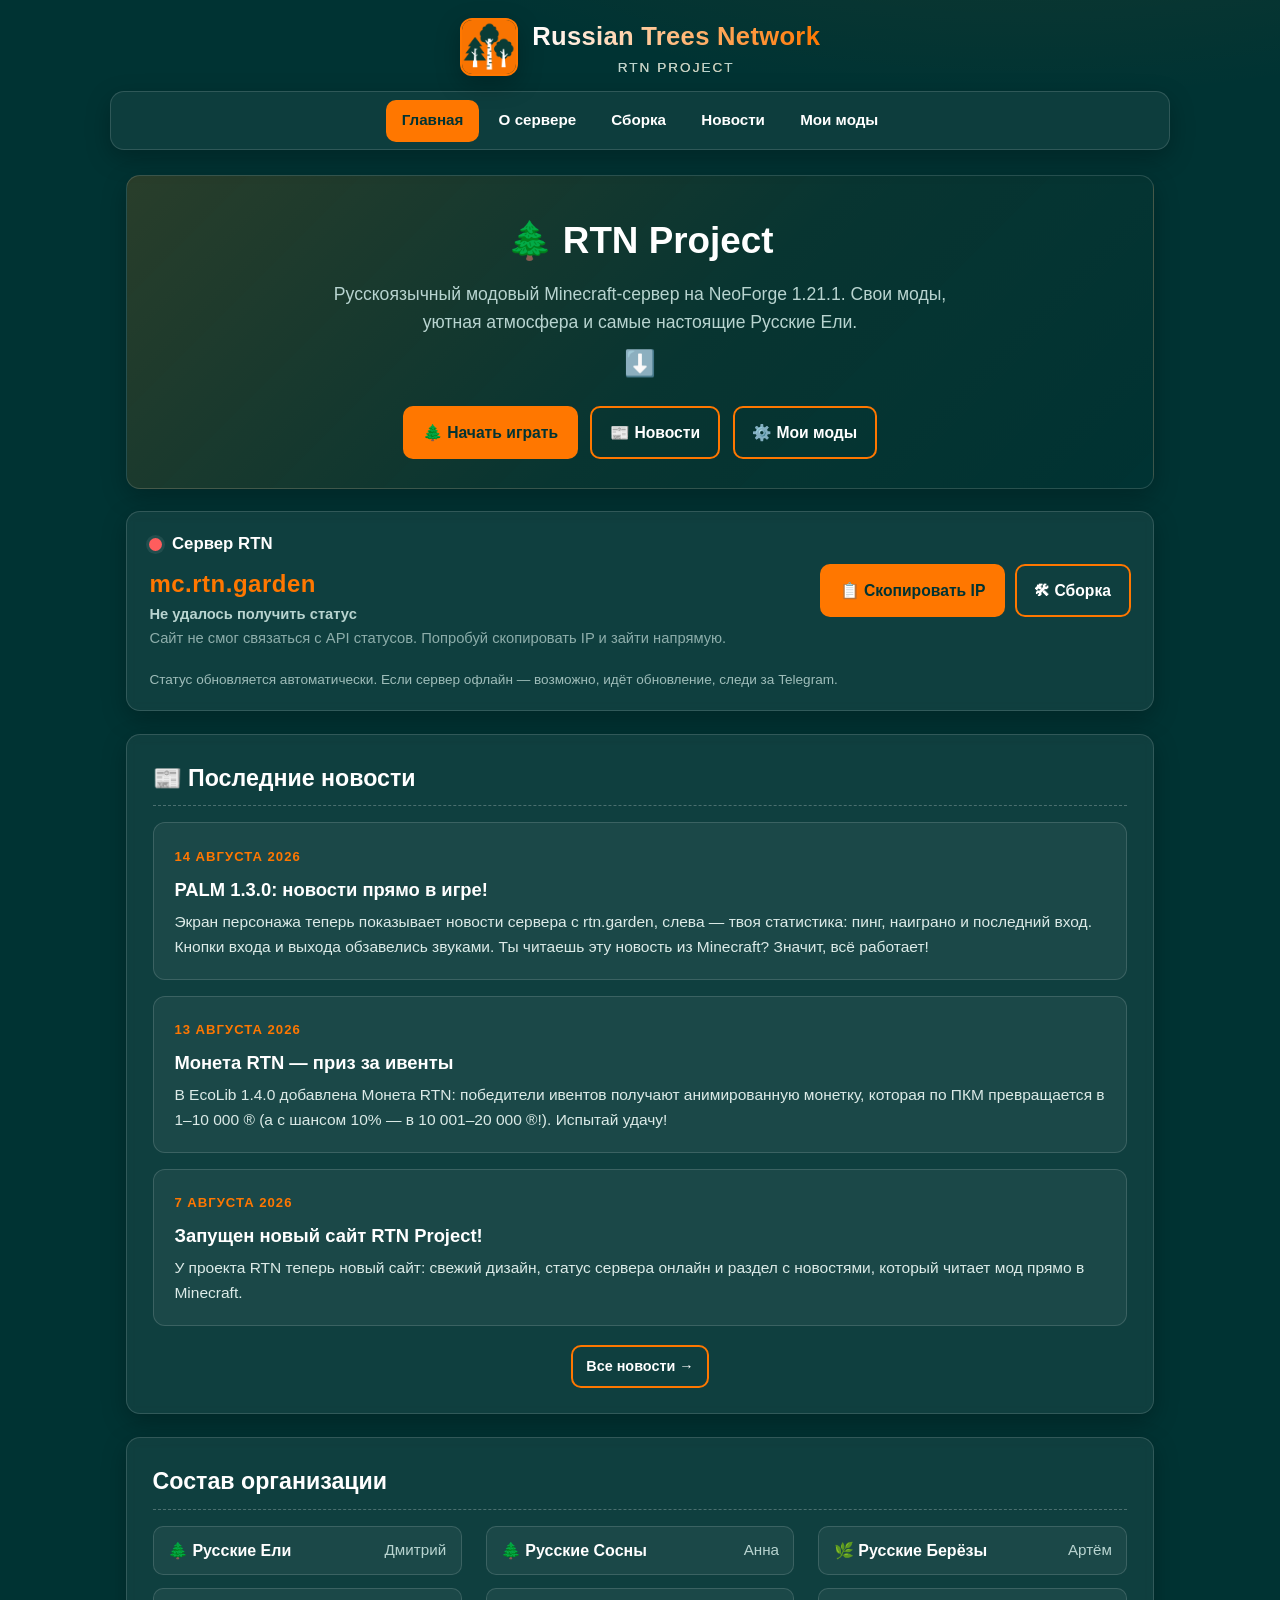
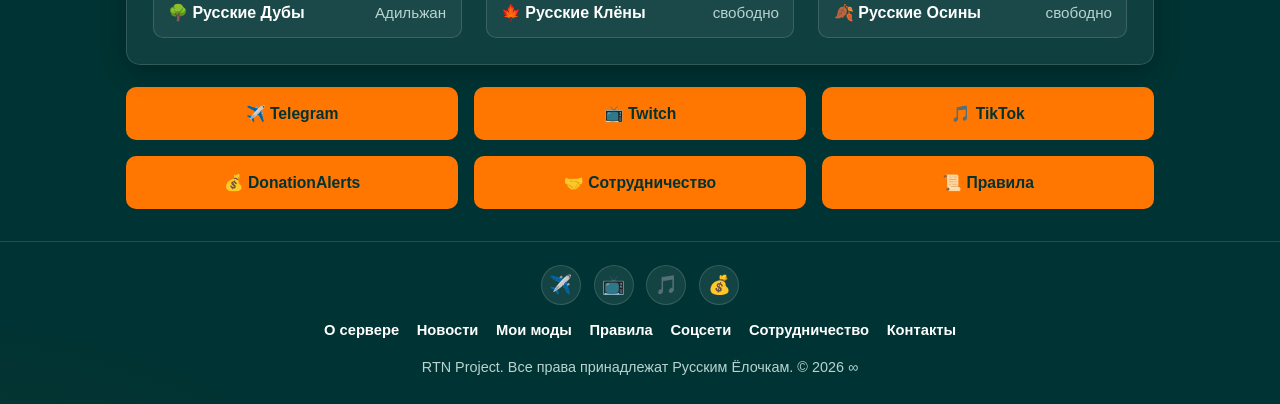
<file: index.html>
<!DOCTYPE html>
<html lang="ru">
<head>
    <meta charset="UTF-8">
    <meta name="viewport" content="width=device-width, initial-scale=1.0">
    <title>RTN Project — модовый Minecraft сервер</title>
    <meta name="description" content="RTN Project — русскоязычный модовый Minecraft сервер на NeoForge 1.21.1. Свои моды, уютное комьюнити и атмосфера леса. IP: mc.rtn.garden">
    <meta property="og:type" content="website">
    <meta property="og:site_name" content="RTN Project">
    <meta property="og:title" content="RTN Project — модовый Minecraft сервер">
    <meta property="og:description" content="Русскоязычный модовый сервер на NeoForge 1.21.1. Свои моды, дружное комьюнити. IP: mc.rtn.garden">
    <meta property="og:url" content="https://rtn.garden/">
    <meta property="og:image" content="https://rtn.garden/img/og-banner.png">
    <meta name="twitter:card" content="summary_large_image">
    <link rel="icon" type="image/svg+xml" href="img/favicon.svg">
    <link rel="stylesheet" href="css/style.css">
</head>
<body>
    <header class="site-header">
        <div class="header-inner">
            <div class="logo-row">
                <img src="img/logo.png" alt="RTN Logo">
                <div class="site-title">Russian Trees Network
                    <span>RTN Project</span>
                </div>
            </div>
        </div>

        <nav class="main-nav" aria-label="Основная навигация">
            <button class="nav-toggle" aria-expanded="false" aria-controls="nav-list" type="button">
                <span class="burger" aria-hidden="true"></span>
                <span class="nav-toggle-label">Меню</span>
            </button>
            <ul id="nav-list">
                <li><a href="index.html">Главная</a></li>
                <li><a href="about.html">О сервере</a></li>
                <li><a href="builds.html">Сборка</a></li>
                <li><a href="news.html">Новости</a></li>
                <li><a href="works.html">Мои моды</a></li>
            </ul>
        </nav>
    </header>

    <main>
        <!-- Hero -->
        <section class="hero">
            <h1>🌲 RTN Project</h1>
            <p class="tagline">
                Русскоязычный модовый Minecraft-сервер на NeoForge 1.21.1.
                Свои моды, уютная атмосфера и самые настоящие Русские Ели.
                <span class="arrow">⬇️</span>
            </p>
            <div class="hero-actions">
                <a href="builds.html" class="btn">🌲 Начать играть</a>
                <a href="news.html" class="btn btn-ghost">📰 Новости</a>
                <a href="works.html" class="btn btn-ghost">⚙️ Мои моды</a>
            </div>
        </section>

        <!-- Статус сервера -->
        <section class="card server-status" data-status data-ip="mc.rtn.garden">
            <div class="status-left">
                <div class="status-line">
                    <span class="dot"></span>
                    <strong>Сервер RTN</strong>
                </div>
                <div class="status-ip">mc.rtn.garden</div>
                <div class="status-meta">Проверяем статус сервера…</div>
            </div>
            <div class="status-actions">
                <button type="button" class="btn" data-copy="mc.rtn.garden">📋 Скопировать IP</button>
                <a href="builds.html" class="btn btn-ghost">🛠 Сборка</a>
            </div>
            <div class="status-note">Статус обновляется автоматически. Если сервер офлайн — возможно, идёт обновление, следи за Telegram.</div>
        </section>

        <!-- Новости -->
        <section class="card">
            <h2>📰 Последние новости</h2>
            <div data-news data-limit="3"></div>
            <div class="news-more">
                <a href="news.html" class="btn btn-ghost btn-sm">Все новости →</a>
            </div>
        </section>

        <!-- Состав организации -->
        <section class="card">
            <h2>Состав организации</h2>
            <ul class="tree-list">
                <li class="tree-item">
                    <span class="tree-name">🌲 Русские Ели</span>
                    <span class="tree-member">Дмитрий</span>
                </li>
                <li class="tree-item">
                    <span class="tree-name">🌲 Русские Сосны</span>
                    <span class="tree-member">Анна</span>
                </li>
                <li class="tree-item">
                    <span class="tree-name">🌿 Русские Берёзы</span>
                    <span class="tree-member">Артём</span>
                </li>
                <li class="tree-item">
                    <span class="tree-name">🌳 Русские Дубы</span>
                    <span class="tree-member">Адильжан</span>
                </li>
                <li class="tree-item">
                    <span class="tree-name">🍁 Русские Клёны</span>
                    <span class="tree-member">свободно</span>
                </li>
                <li class="tree-item">
                    <span class="tree-name">🍂 Русские Осины</span>
                    <span class="tree-member">свободно</span>
                </li>
            </ul>
        </section>

        <!-- CTA -->
        <section class="grid-3">
            <a href="https://t.me/rtnproject" target="_blank" rel="noopener" class="btn">✈️ Telegram</a>
            <a href="https://twitch.tv/russkie_eli" target="_blank" rel="noopener" class="btn">📺 Twitch</a>
            <a href="https://www.tiktok.com/@rtn_streams" target="_blank" rel="noopener" class="btn">🎵 TikTok</a>
            <a href="https://dalink.to/russkie_eli" target="_blank" rel="noopener" class="btn">💰 DonationAlerts</a>
            <a href="cooperation.html" class="btn">🤝 Сотрудничество</a>
            <a href="rules.html" class="btn">📜 Правила</a>
        </section>
    </main>

    <footer class="site-footer">
        <div class="footer-social">
            <a href="https://t.me/rtnproject" target="_blank" rel="noopener" title="Telegram">✈️</a>
            <a href="https://twitch.tv/russkie_eli" target="_blank" rel="noopener" title="Twitch">📺</a>
            <a href="https://www.tiktok.com/@rtn_streams" target="_blank" rel="noopener" title="TikTok">🎵</a>
            <a href="https://dalink.to/russkie_eli" target="_blank" rel="noopener" title="DonationAlerts">💰</a>
        </div>
        <div class="footer-links">
            <a href="about.html">О сервере</a>
            <a href="news.html">Новости</a>
            <a href="works.html">Мои моды</a>
            <a href="rules.html">Правила</a>
            <a href="social.html">Соцсети</a>
            <a href="cooperation.html">Сотрудничество</a>
            <a href="contacts.html">Контакты</a>
        </div>
        <p>RTN Project. Все права принадлежат Русским Ёлочкам. © <span data-year>2026</span> ∞</p>
    </footer>

    <script src="js/main.js"></script>
    <script defer src="https://cloud.umami.is/script.js" data-website-id="0dc1c034-5053-47c0-b5b5-6dc8137024ca"></script>
</body>
</html>
</file>
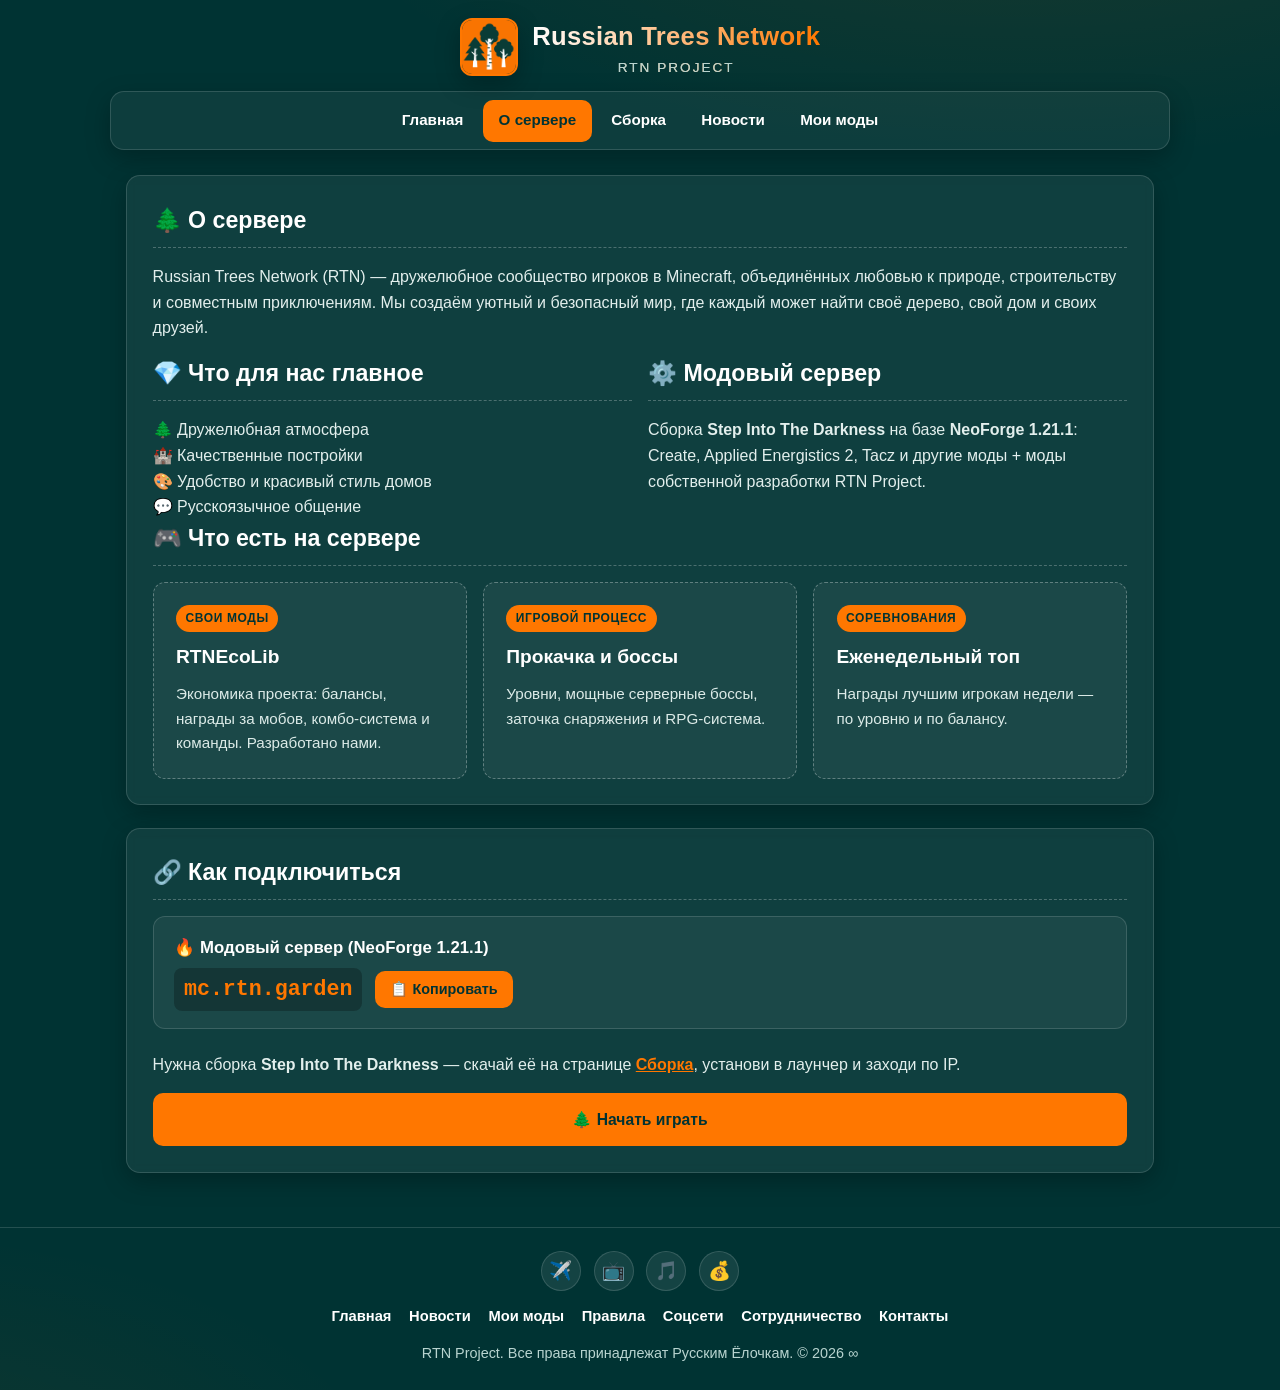
<file: about.html>
<!DOCTYPE html>
<html lang="ru">
<head>
    <meta charset="UTF-8">
    <meta name="viewport" content="width=device-width, initial-scale=1.0">
    <title>О сервере — RTN Project</title>
    <meta name="description" content="RTN Project — модовый Minecraft сервер на NeoForge 1.21.1. Сборка Step Into The Darkness, свои моды, экономика, боссы и прокачка.">
    <meta property="og:type" content="website">
    <meta property="og:site_name" content="RTN Project">
    <meta property="og:title" content="О сервере — RTN Project">
    <meta property="og:description" content="Модовый сервер на NeoForge 1.21.1: свои моды, экономика, боссы, прокачка. IP: mc.rtn.garden">
    <meta property="og:url" content="https://rtn.garden/about.html">
    <meta property="og:image" content="https://rtn.garden/img/og-banner.png">
    <meta name="twitter:card" content="summary_large_image">
    <link rel="icon" type="image/svg+xml" href="img/favicon.svg">
    <link rel="stylesheet" href="css/style.css">
</head>
<body>
    <header class="site-header">
        <div class="header-inner">
            <div class="logo-row">
                <img src="img/logo.png" alt="RTN Logo">
                <div class="site-title">Russian Trees Network
                    <span>RTN Project</span>
                </div>
            </div>
        </div>

        <nav class="main-nav" aria-label="Основная навигация">
            <button class="nav-toggle" aria-expanded="false" aria-controls="nav-list" type="button">
                <span class="burger" aria-hidden="true"></span>
                <span class="nav-toggle-label">Меню</span>
            </button>
            <ul id="nav-list">
                <li><a href="index.html">Главная</a></li>
                <li><a href="about.html">О сервере</a></li>
                <li><a href="builds.html">Сборка</a></li>
                <li><a href="news.html">Новости</a></li>
                <li><a href="works.html">Мои моды</a></li>
            </ul>
        </nav>
    </header>

    <main>
        <section class="card">
            <h1>🌲 О сервере</h1>
            <p>
                Russian Trees Network (RTN) — дружелюбное сообщество игроков в Minecraft,
                объединённых любовью к природе, строительству и совместным приключениям.
                Мы создаём уютный и безопасный мир, где каждый может найти своё дерево,
                свой дом и своих друзей.
            </p>

            <div class="grid-2">
                <div>
                    <h2>💎 Что для нас главное</h2>
                    <p>🌲 Дружелюбная атмосфера<br>
                       🏰 Качественные постройки<br>
                       🎨 Удобство и красивый стиль домов<br>
                       💬 Русскоязычное общение</p>
                </div>
                <div>
                    <h2>⚙️ Модовый сервер</h2>
                    <p>
                        Сборка <strong>Step Into The Darkness</strong> на базе
                        <strong>NeoForge 1.21.1</strong>: Create, Applied Energistics 2,
                        Tacz и другие моды + моды собственной разработки RTN Project.
                    </p>
                </div>
            </div>

            <h2>🎮 Что есть на сервере</h2>
            <div class="grid-3">
                <div class="build-card">
                    <span class="badge">Свои моды</span>
                    <h3>RTNEcoLib</h3>
                    <p>Экономика проекта: балансы, награды за мобов, комбо-система и команды. Разработано нами.</p>
                </div>
                <div class="build-card">
                    <span class="badge">Игровой процесс</span>
                    <h3>Прокачка и боссы</h3>
                    <p>Уровни, мощные серверные боссы, заточка снаряжения и RPG-система.</p>
                </div>
                <div class="build-card">
                    <span class="badge">Соревнования</span>
                    <h3>Еженедельный топ</h3>
                    <p>Награды лучшим игрокам недели — по уровню и по балансу.</p>
                </div>
            </div>
        </section>

        <section class="card">
            <h1>🔗 Как подключиться</h1>
            <div class="ip-list">
                <div class="ip-card">
                    <span class="ip-title">🔥 Модовый сервер (NeoForge 1.21.1)</span>
                    <div class="ip-line">
                        <span class="ip-address">mc.rtn.garden</span>
                        <button type="button" class="btn btn-sm" data-copy="mc.rtn.garden">📋 Копировать</button>
                    </div>
                </div>
            </div>
            <p style="margin-top:0.8rem">
                Нужна сборка <strong>Step Into The Darkness</strong> — скачай её на странице
                <a href="builds.html" style="color:var(--orange);font-weight:700">Сборка</a>,
                установи в лаунчер и заходи по IP.
            </p>
            <a href="builds.html" class="btn btn-block" style="margin-top:1rem">🌲 Начать играть</a>
        </section>
    </main>

    <footer class="site-footer">
        <div class="footer-social">
            <a href="https://t.me/rtnproject" target="_blank" rel="noopener" title="Telegram">✈️</a>
            <a href="https://twitch.tv/russkie_eli" target="_blank" rel="noopener" title="Twitch">📺</a>
            <a href="https://www.tiktok.com/@rtn_streams" target="_blank" rel="noopener" title="TikTok">🎵</a>
            <a href="https://dalink.to/russkie_eli" target="_blank" rel="noopener" title="DonationAlerts">💰</a>
        </div>
        <div class="footer-links">
            <a href="index.html">Главная</a>
            <a href="news.html">Новости</a>
            <a href="works.html">Мои моды</a>
            <a href="rules.html">Правила</a>
            <a href="social.html">Соцсети</a>
            <a href="cooperation.html">Сотрудничество</a>
            <a href="contacts.html">Контакты</a>
        </div>
        <p>RTN Project. Все права принадлежат Русским Ёлочкам. © <span data-year>2026</span> ∞</p>
    </footer>

    <script src="js/main.js"></script>
    <script defer src="https://cloud.umami.is/script.js" data-website-id="0dc1c034-5053-47c0-b5b5-6dc8137024ca"></script>
</body>
</html>
</file>
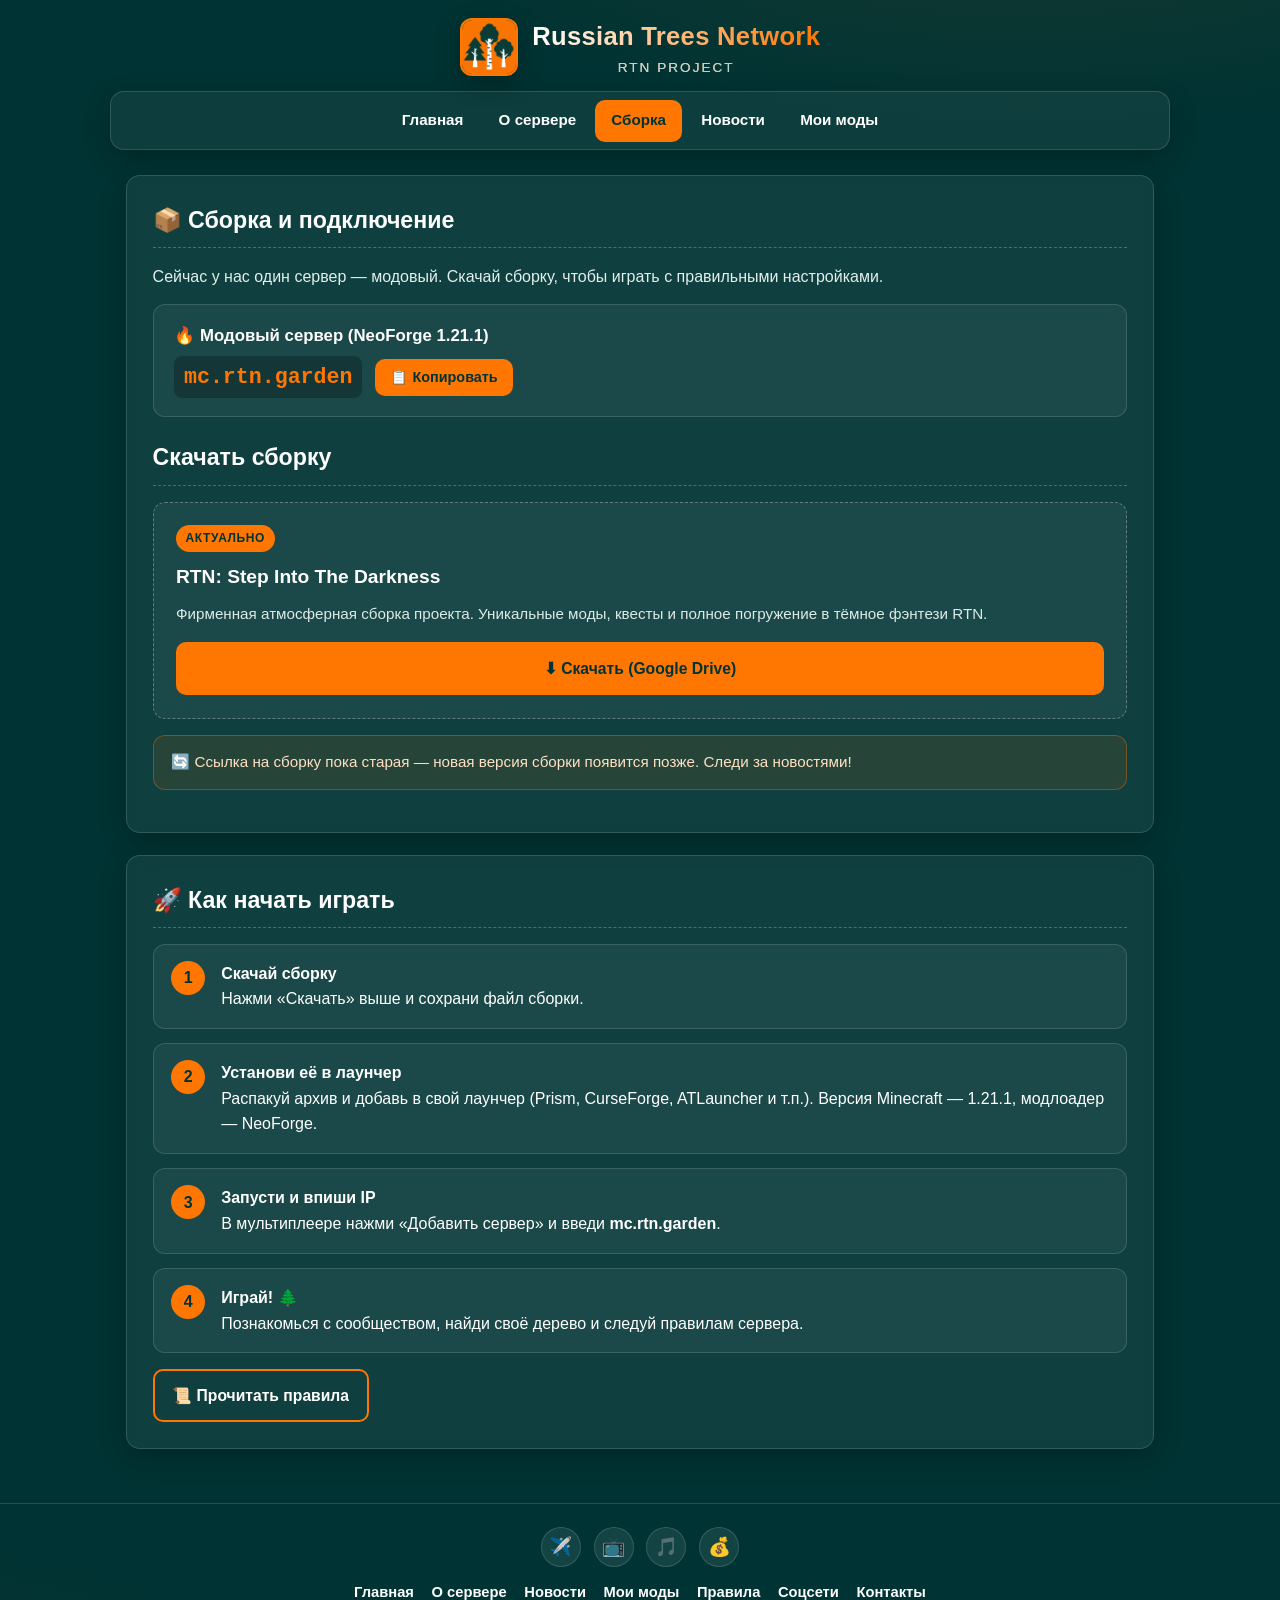
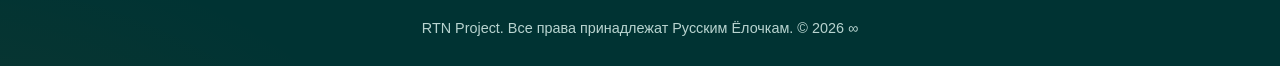
<file: builds.html>
<!DOCTYPE html>
<html lang="ru">
<head>
    <meta charset="UTF-8">
    <meta name="viewport" content="width=device-width, initial-scale=1.0">
    <title>Сборка — RTN Project</title>
    <meta name="description" content="Сборка Step Into The Darkness для сервера RTN Project. Minecraft NeoForge 1.21.1. IP: mc.rtn.garden">
    <meta property="og:type" content="website">
    <meta property="og:site_name" content="RTN Project">
    <meta property="og:title" content="Сборка — RTN Project">
    <meta property="og:description" content="Скачай сборку Step Into The Darkness и заходи на сервер mc.rtn.garden">
    <meta property="og:url" content="https://rtn.garden/builds.html">
    <meta property="og:image" content="https://rtn.garden/img/og-banner.png">
    <meta name="twitter:card" content="summary_large_image">
    <link rel="icon" type="image/svg+xml" href="img/favicon.svg">
    <link rel="stylesheet" href="css/style.css">
</head>
<body>
    <header class="site-header">
        <div class="header-inner">
            <div class="logo-row">
                <img src="img/logo.png" alt="RTN Logo">
                <div class="site-title">Russian Trees Network
                    <span>RTN Project</span>
                </div>
            </div>
        </div>

        <nav class="main-nav" aria-label="Основная навигация">
            <button class="nav-toggle" aria-expanded="false" aria-controls="nav-list" type="button">
                <span class="burger" aria-hidden="true"></span>
                <span class="nav-toggle-label">Меню</span>
            </button>
            <ul id="nav-list">
                <li><a href="index.html">Главная</a></li>
                <li><a href="about.html">О сервере</a></li>
                <li><a href="builds.html">Сборка</a></li>
                <li><a href="news.html">Новости</a></li>
                <li><a href="works.html">Мои моды</a></li>
            </ul>
        </nav>
    </header>

    <main>
        <section class="card">
            <h1>📦 Сборка и подключение</h1>
            <p>Сейчас у нас один сервер — модовый. Скачай сборку, чтобы играть с правильными настройками.</p>

            <div class="ip-list">
                <div class="ip-card">
                    <span class="ip-title">🔥 Модовый сервер (NeoForge 1.21.1)</span>
                    <div class="ip-line">
                        <span class="ip-address">mc.rtn.garden</span>
                        <button type="button" class="btn btn-sm" data-copy="mc.rtn.garden">📋 Копировать</button>
                    </div>
                </div>
            </div>

            <h2>Скачать сборку</h2>
            <div class="builds-grid">
                <div class="build-card">
                    <span class="badge">Актуально</span>
                    <h3>RTN: Step Into The Darkness</h3>
                    <p>Фирменная атмосферная сборка проекта. Уникальные моды, квесты и полное погружение в тёмное фэнтези RTN.</p>
                    <a href="https://drive.google.com/file/d/1tyh4C5McCqFIYuiU5P33FfFiUdBQ4_SG/view?usp=drive_link" target="_blank" rel="noopener" class="btn">⬇ Скачать (Google Drive)</a>
                </div>
            </div>
            <div class="note">🔄 Ссылка на сборку пока старая — новая версия сборки появится позже. Следи за новостями!</div>
        </section>

        <section class="card">
            <h2>🚀 Как начать играть</h2>
            <div class="steps">
                <div class="step">
                    <div>
                        <strong>Скачай сборку</strong><br>
                        Нажми «Скачать» выше и сохрани файл сборки.
                    </div>
                </div>
                <div class="step">
                    <div>
                        <strong>Установи её в лаунчер</strong><br>
                        Распакуй архив и добавь в свой лаунчер (Prism, CurseForge, ATLauncher и т.п.). Версия Minecraft — 1.21.1, модлоадер — NeoForge.
                    </div>
                </div>
                <div class="step">
                    <div>
                        <strong>Запусти и впиши IP</strong><br>
                        В мультиплеере нажми «Добавить сервер» и введи <strong>mc.rtn.garden</strong>.
                    </div>
                </div>
                <div class="step">
                    <div>
                        <strong>Играй! 🌲</strong><br>
                        Познакомься с сообществом, найди своё дерево и следуй правилам сервера.
                    </div>
                </div>
            </div>
            <a href="rules.html" class="btn btn-ghost">📜 Прочитать правила</a>
        </section>
    </main>

    <footer class="site-footer">
        <div class="footer-social">
            <a href="https://t.me/rtnproject" target="_blank" rel="noopener" title="Telegram">✈️</a>
            <a href="https://twitch.tv/russkie_eli" target="_blank" rel="noopener" title="Twitch">📺</a>
            <a href="https://www.tiktok.com/@rtn_streams" target="_blank" rel="noopener" title="TikTok">🎵</a>
            <a href="https://dalink.to/russkie_eli" target="_blank" rel="noopener" title="DonationAlerts">💰</a>
        </div>
        <div class="footer-links">
            <a href="index.html">Главная</a>
            <a href="about.html">О сервере</a>
            <a href="news.html">Новости</a>
            <a href="works.html">Мои моды</a>
            <a href="rules.html">Правила</a>
            <a href="social.html">Соцсети</a>
            <a href="contacts.html">Контакты</a>
        </div>
        <p>RTN Project. Все права принадлежат Русским Ёлочкам. © <span data-year>2026</span> ∞</p>
    </footer>

    <script src="js/main.js"></script>
    <script defer src="https://cloud.umami.is/script.js" data-website-id="0dc1c034-5053-47c0-b5b5-6dc8137024ca"></script>
</body>
</html>
</file>
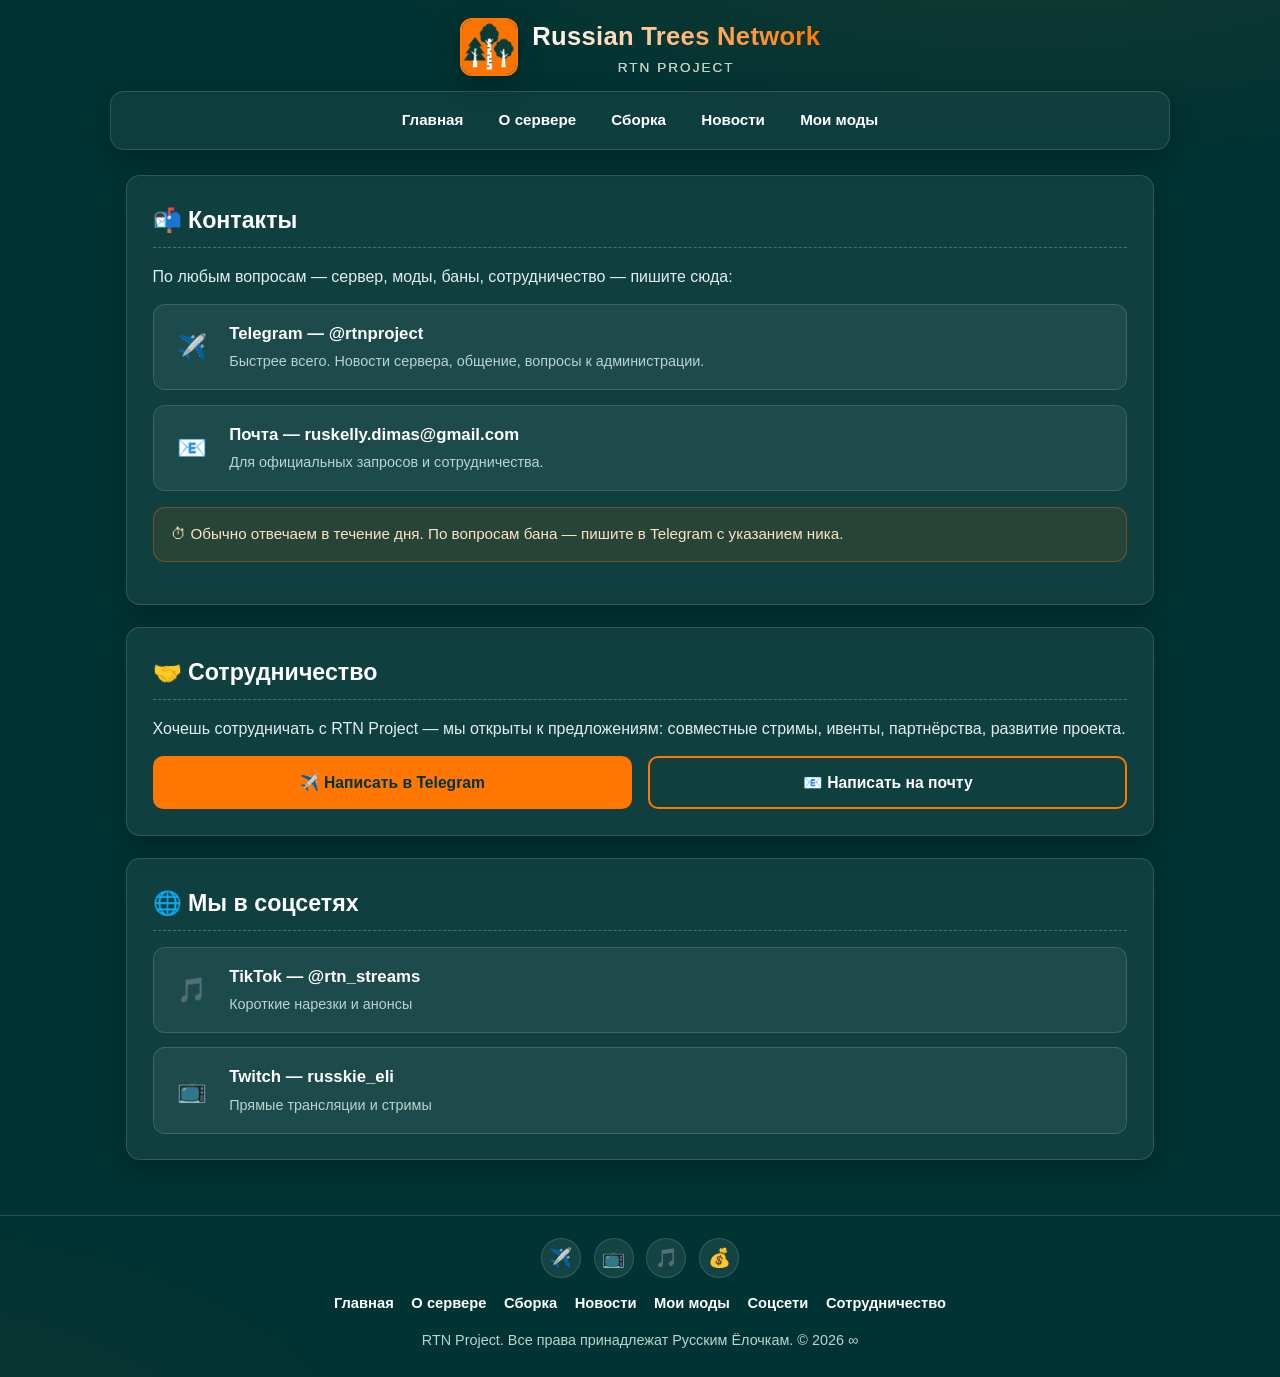
<file: contacts.html>
<!DOCTYPE html>
<html lang="ru">
<head>
    <meta charset="UTF-8">
    <meta name="viewport" content="width=device-width, initial-scale=1.0">
    <title>Контакты — RTN Project</title>
    <meta name="description" content="Контакты RTN Project: Telegram, почта, соцсети. По вопросам сервера, модов и сотрудничества.">
    <meta property="og:type" content="website">
    <meta property="og:site_name" content="RTN Project">
    <meta property="og:title" content="Контакты — RTN Project">
    <meta property="og:url" content="https://rtn.garden/contacts.html">
    <meta property="og:image" content="https://rtn.garden/img/og-banner.png">
    <meta name="twitter:card" content="summary_large_image">
    <link rel="icon" type="image/svg+xml" href="img/favicon.svg">
    <link rel="stylesheet" href="css/style.css">
</head>
<body>
    <header class="site-header">
        <div class="header-inner">
            <div class="logo-row">
                <img src="img/logo.png" alt="RTN Logo">
                <div class="site-title">Russian Trees Network
                    <span>RTN Project</span>
                </div>
            </div>
        </div>

        <nav class="main-nav" aria-label="Основная навигация">
            <button class="nav-toggle" aria-expanded="false" aria-controls="nav-list" type="button">
                <span class="burger" aria-hidden="true"></span>
                <span class="nav-toggle-label">Меню</span>
            </button>
            <ul id="nav-list">
                <li><a href="index.html">Главная</a></li>
                <li><a href="about.html">О сервере</a></li>
                <li><a href="builds.html">Сборка</a></li>
                <li><a href="news.html">Новости</a></li>
                <li><a href="works.html">Мои моды</a></li>
            </ul>
        </nav>
    </header>

    <main>
        <section class="card">
            <h1>📬 Контакты</h1>
            <p>По любым вопросам — сервер, моды, баны, сотрудничество — пишите сюда:</p>

            <div class="link-stack">
                <a href="https://t.me/rtnproject" target="_blank" rel="noopener" class="link-row">
                    <span class="link-icon">✈️</span>
                    <div>
                        <div class="link-title">Telegram — @rtnproject</div>
                        <div class="link-desc">Быстрее всего. Новости сервера, общение, вопросы к администрации.</div>
                    </div>
                </a>
                <a href="mailto:ruskelly.dimas@gmail.com" class="link-row">
                    <span class="link-icon">📧</span>
                    <div>
                        <div class="link-title">Почта — ruskelly.dimas@gmail.com</div>
                        <div class="link-desc">Для официальных запросов и сотрудничества.</div>
                    </div>
                </a>
            </div>

            <div class="note">⏱ Обычно отвечаем в течение дня. По вопросам бана — пишите в Telegram с указанием ника.</div>
        </section>

        <section class="card">
            <h2>🤝 Сотрудничество</h2>
            <p>Хочешь сотрудничать с RTN Project — мы открыты к предложениям:
                совместные стримы, ивенты, партнёрства, развитие проекта.</p>
            <div class="grid-2">
                <a href="https://t.me/rtnproject" target="_blank" rel="noopener" class="btn">✈️ Написать в Telegram</a>
                <a href="mailto:ruskelly.dimas@gmail.com" class="btn btn-ghost">📧 Написать на почту</a>
            </div>
        </section>

        <section class="card">
            <h2>🌐 Мы в соцсетях</h2>
            <div class="link-stack">
                <a href="https://www.tiktok.com/@rtn_streams" target="_blank" rel="noopener" class="link-row">
                    <span class="link-icon">🎵</span>
                    <div>
                        <div class="link-title">TikTok — @rtn_streams</div>
                        <div class="link-desc">Короткие нарезки и анонсы</div>
                    </div>
                </a>
                <a href="https://twitch.tv/russkie_eli" target="_blank" rel="noopener" class="link-row">
                    <span class="link-icon">📺</span>
                    <div>
                        <div class="link-title">Twitch — russkie_eli</div>
                        <div class="link-desc">Прямые трансляции и стримы</div>
                    </div>
                </a>
            </div>
        </section>
    </main>

    <footer class="site-footer">
        <div class="footer-social">
            <a href="https://t.me/rtnproject" target="_blank" rel="noopener" title="Telegram">✈️</a>
            <a href="https://twitch.tv/russkie_eli" target="_blank" rel="noopener" title="Twitch">📺</a>
            <a href="https://www.tiktok.com/@rtn_streams" target="_blank" rel="noopener" title="TikTok">🎵</a>
            <a href="https://dalink.to/russkie_eli" target="_blank" rel="noopener" title="DonationAlerts">💰</a>
        </div>
        <div class="footer-links">
            <a href="index.html">Главная</a>
            <a href="about.html">О сервере</a>
            <a href="builds.html">Сборка</a>
            <a href="news.html">Новости</a>
            <a href="works.html">Мои моды</a>
            <a href="social.html">Соцсети</a>
            <a href="cooperation.html">Сотрудничество</a>
        </div>
        <p>RTN Project. Все права принадлежат Русским Ёлочкам. © <span data-year>2026</span> ∞</p>
    </footer>

    <script src="js/main.js"></script>
    <script defer src="https://cloud.umami.is/script.js" data-website-id="0dc1c034-5053-47c0-b5b5-6dc8137024ca"></script>
</body>
</html>
</file>
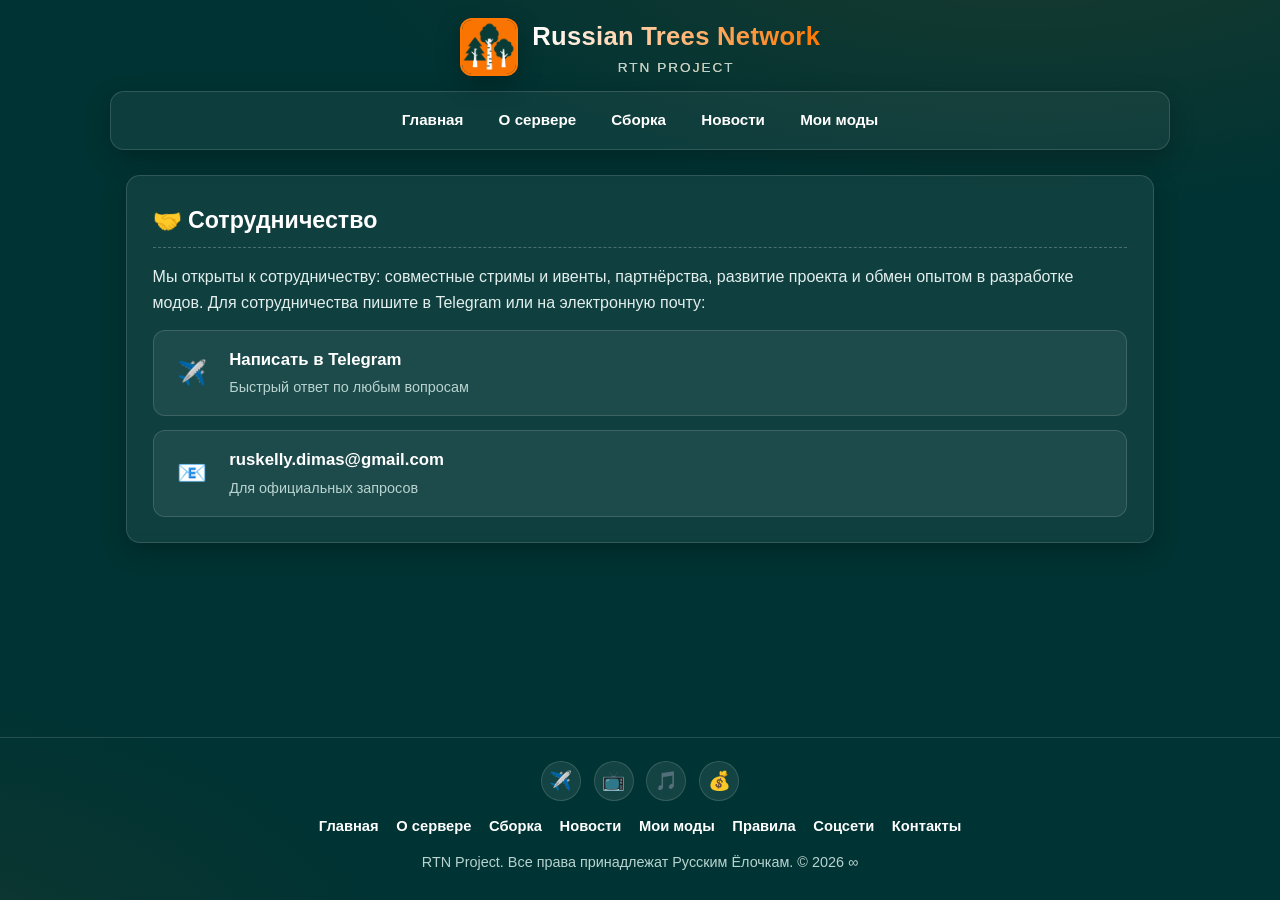
<file: cooperation.html>
<!DOCTYPE html>
<html lang="ru">
<head>
    <meta charset="UTF-8">
    <meta name="viewport" content="width=device-width, initial-scale=1.0">
    <title>Сотрудничество — RTN Project</title>
    <meta name="description" content="Сотрудничество с RTN Project: стримы, ивенты, партнёрства. Напишите нам в Telegram или на почту.">
    <meta property="og:type" content="website">
    <meta property="og:site_name" content="RTN Project">
    <meta property="og:title" content="Сотрудничество — RTN Project">
    <meta property="og:url" content="https://rtn.garden/cooperation.html">
    <meta property="og:image" content="https://rtn.garden/img/og-banner.png">
    <meta name="twitter:card" content="summary_large_image">
    <link rel="icon" type="image/svg+xml" href="img/favicon.svg">
    <link rel="stylesheet" href="css/style.css">
</head>
<body>
    <header class="site-header">
        <div class="header-inner">
            <div class="logo-row">
                <img src="img/logo.png" alt="RTN Logo">
                <div class="site-title">Russian Trees Network
                    <span>RTN Project</span>
                </div>
            </div>
        </div>

        <nav class="main-nav" aria-label="Основная навигация">
            <button class="nav-toggle" aria-expanded="false" aria-controls="nav-list" type="button">
                <span class="burger" aria-hidden="true"></span>
                <span class="nav-toggle-label">Меню</span>
            </button>
            <ul id="nav-list">
                <li><a href="index.html">Главная</a></li>
                <li><a href="about.html">О сервере</a></li>
                <li><a href="builds.html">Сборка</a></li>
                <li><a href="news.html">Новости</a></li>
                <li><a href="works.html">Мои моды</a></li>
            </ul>
        </nav>
    </header>

    <main>
        <section class="card">
            <h1>🤝 Сотрудничество</h1>
            <p>
                Мы открыты к сотрудничеству: совместные стримы и ивенты, партнёрства,
                развитие проекта и обмен опытом в разработке модов.
                Для сотрудничества пишите в Telegram или на электронную почту:
            </p>

            <div class="link-stack">
                <a href="https://t.me/rtnproject" target="_blank" rel="noopener" class="link-row">
                    <span class="link-icon">✈️</span>
                    <div>
                        <div class="link-title">Написать в Telegram</div>
                        <div class="link-desc">Быстрый ответ по любым вопросам</div>
                    </div>
                </a>
                <a href="mailto:ruskelly.dimas@gmail.com" class="link-row">
                    <span class="link-icon">📧</span>
                    <div>
                        <div class="link-title">ruskelly.dimas@gmail.com</div>
                        <div class="link-desc">Для официальных запросов</div>
                    </div>
                </a>
            </div>
        </section>
    </main>

    <footer class="site-footer">
        <div class="footer-social">
            <a href="https://t.me/rtnproject" target="_blank" rel="noopener" title="Telegram">✈️</a>
            <a href="https://twitch.tv/russkie_eli" target="_blank" rel="noopener" title="Twitch">📺</a>
            <a href="https://www.tiktok.com/@rtn_streams" target="_blank" rel="noopener" title="TikTok">🎵</a>
            <a href="https://dalink.to/russkie_eli" target="_blank" rel="noopener" title="DonationAlerts">💰</a>
        </div>
        <div class="footer-links">
            <a href="index.html">Главная</a>
            <a href="about.html">О сервере</a>
            <a href="builds.html">Сборка</a>
            <a href="news.html">Новости</a>
            <a href="works.html">Мои моды</a>
            <a href="rules.html">Правила</a>
            <a href="social.html">Соцсети</a>
            <a href="contacts.html">Контакты</a>
        </div>
        <p>RTN Project. Все права принадлежат Русским Ёлочкам. © <span data-year>2026</span> ∞</p>
    </footer>

    <script src="js/main.js"></script>
    <script defer src="https://cloud.umami.is/script.js" data-website-id="0dc1c034-5053-47c0-b5b5-6dc8137024ca"></script>
</body>
</html>
</file>
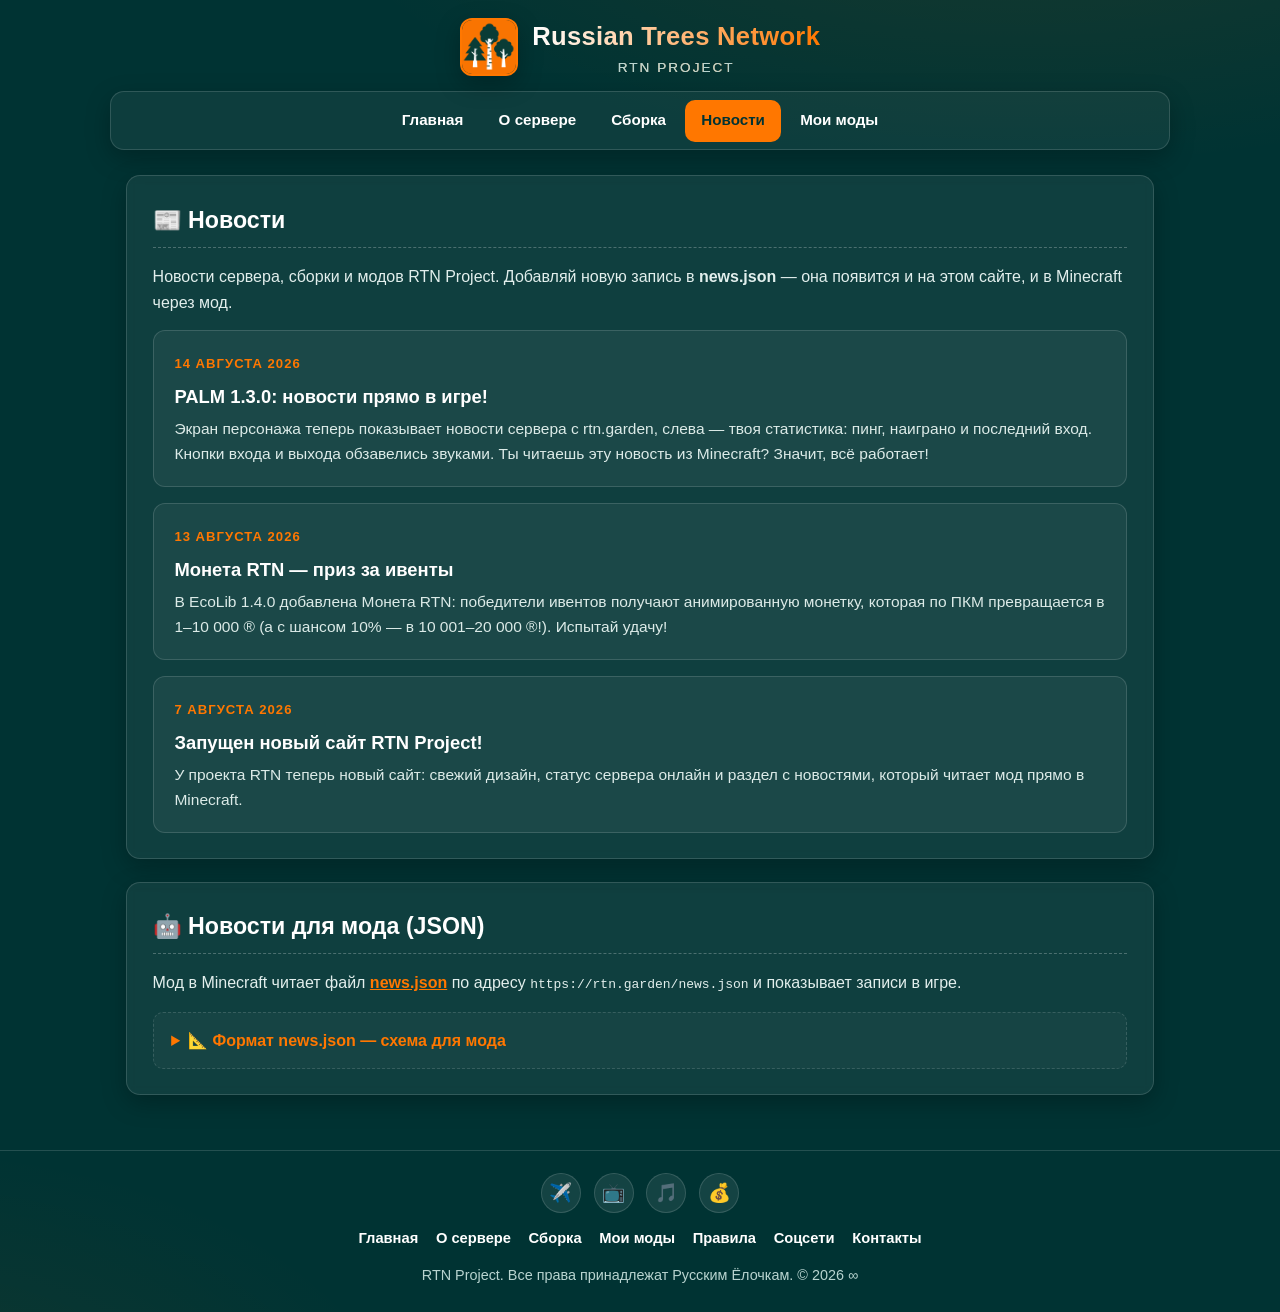
<file: news.html>
<!DOCTYPE html>
<html lang="ru">
<head>
    <meta charset="UTF-8">
    <meta name="viewport" content="width=device-width, initial-scale=1.0">
    <title>Новости — RTN Project</title>
    <meta name="description" content="Новости RTN Project: обновления сервера, модов и сборки. Лента новостей доступна и в игре — мод читает news.json.">
    <meta property="og:type" content="website">
    <meta property="og:site_name" content="RTN Project">
    <meta property="og:title" content="Новости — RTN Project">
    <meta property="og:description" content="Новости сервера, модов и сборки RTN. В игре новости показываются через мод (news.json).">
    <meta property="og:url" content="https://rtn.garden/news.html">
    <meta property="og:image" content="https://rtn.garden/img/og-banner.png">
    <meta name="twitter:card" content="summary_large_image">
    <link rel="icon" type="image/svg+xml" href="img/favicon.svg">
    <link rel="stylesheet" href="css/style.css">
</head>
<body>
    <header class="site-header">
        <div class="header-inner">
            <div class="logo-row">
                <img src="img/logo.png" alt="RTN Logo">
                <div class="site-title">Russian Trees Network
                    <span>RTN Project</span>
                </div>
            </div>
        </div>

        <nav class="main-nav" aria-label="Основная навигация">
            <button class="nav-toggle" aria-expanded="false" aria-controls="nav-list" type="button">
                <span class="burger" aria-hidden="true"></span>
                <span class="nav-toggle-label">Меню</span>
            </button>
            <ul id="nav-list">
                <li><a href="index.html">Главная</a></li>
                <li><a href="about.html">О сервере</a></li>
                <li><a href="builds.html">Сборка</a></li>
                <li><a href="news.html">Новости</a></li>
                <li><a href="works.html">Мои моды</a></li>
            </ul>
        </nav>
    </header>

    <main>
        <section class="card">
            <h1>📰 Новости</h1>
            <p>Новости сервера, сборки и модов RTN Project. Добавляй новую запись в
                <strong>news.json</strong> — она появится и на этом сайте, и в Minecraft через мод.</p>
            <div data-news></div>
        </section>

        <section class="card">
            <h2>🤖 Новости для мода (JSON)</h2>
            <p>Мод в Minecraft читает файл <a href="news.json" style="color:var(--orange);font-weight:700">news.json</a>
                по адресу <code>https://rtn.garden/news.json</code> и показывает записи в игре.</p>

            <details class="schema">
                <summary>📐 Формат news.json — схема для мода</summary>
                <pre class="code">{
  "site": "rtn.garden",        // название проекта
  "updated": "2026-08-07",     // дата последнего обновления (ГГГГ-ММ-ДД)
  "items": [                   // массив новостей, свежие — в начале
    {
      "id": "2026-08-07-welcome",       // уникальный id записи
      "title": "Запущен новый сайт!",   // заголовок
      "date": "2026-08-07",             // дата (ГГГГ-ММ-ДД)
      "category": "news",               // категория: news | update | event
      "content": "Текст новости…",      // текст записи
      "link": "https://rtn.garden/news.html#2026-08-07-welcome"
    }
  ]
}</pre>
                <p style="font-size:0.9rem;opacity:.85">
                    Поля <code>id</code> и <code>category</code> — опциональные. Мод может показывать
                    <code>title</code>, <code>date</code> и <code>content</code>. Если мод ожидает другую
                    структуру — скажи, подстроим формат под него.
                </p>
            </details>
        </section>
    </main>

    <footer class="site-footer">
        <div class="footer-social">
            <a href="https://t.me/rtnproject" target="_blank" rel="noopener" title="Telegram">✈️</a>
            <a href="https://twitch.tv/russkie_eli" target="_blank" rel="noopener" title="Twitch">📺</a>
            <a href="https://www.tiktok.com/@rtn_streams" target="_blank" rel="noopener" title="TikTok">🎵</a>
            <a href="https://dalink.to/russkie_eli" target="_blank" rel="noopener" title="DonationAlerts">💰</a>
        </div>
        <div class="footer-links">
            <a href="index.html">Главная</a>
            <a href="about.html">О сервере</a>
            <a href="builds.html">Сборка</a>
            <a href="works.html">Мои моды</a>
            <a href="rules.html">Правила</a>
            <a href="social.html">Соцсети</a>
            <a href="contacts.html">Контакты</a>
        </div>
        <p>RTN Project. Все права принадлежат Русским Ёлочкам. © <span data-year>2026</span> ∞</p>
    </footer>

    <script src="js/main.js"></script>
    <script defer src="https://cloud.umami.is/script.js" data-website-id="0dc1c034-5053-47c0-b5b5-6dc8137024ca"></script>
</body>
</html>
</file>
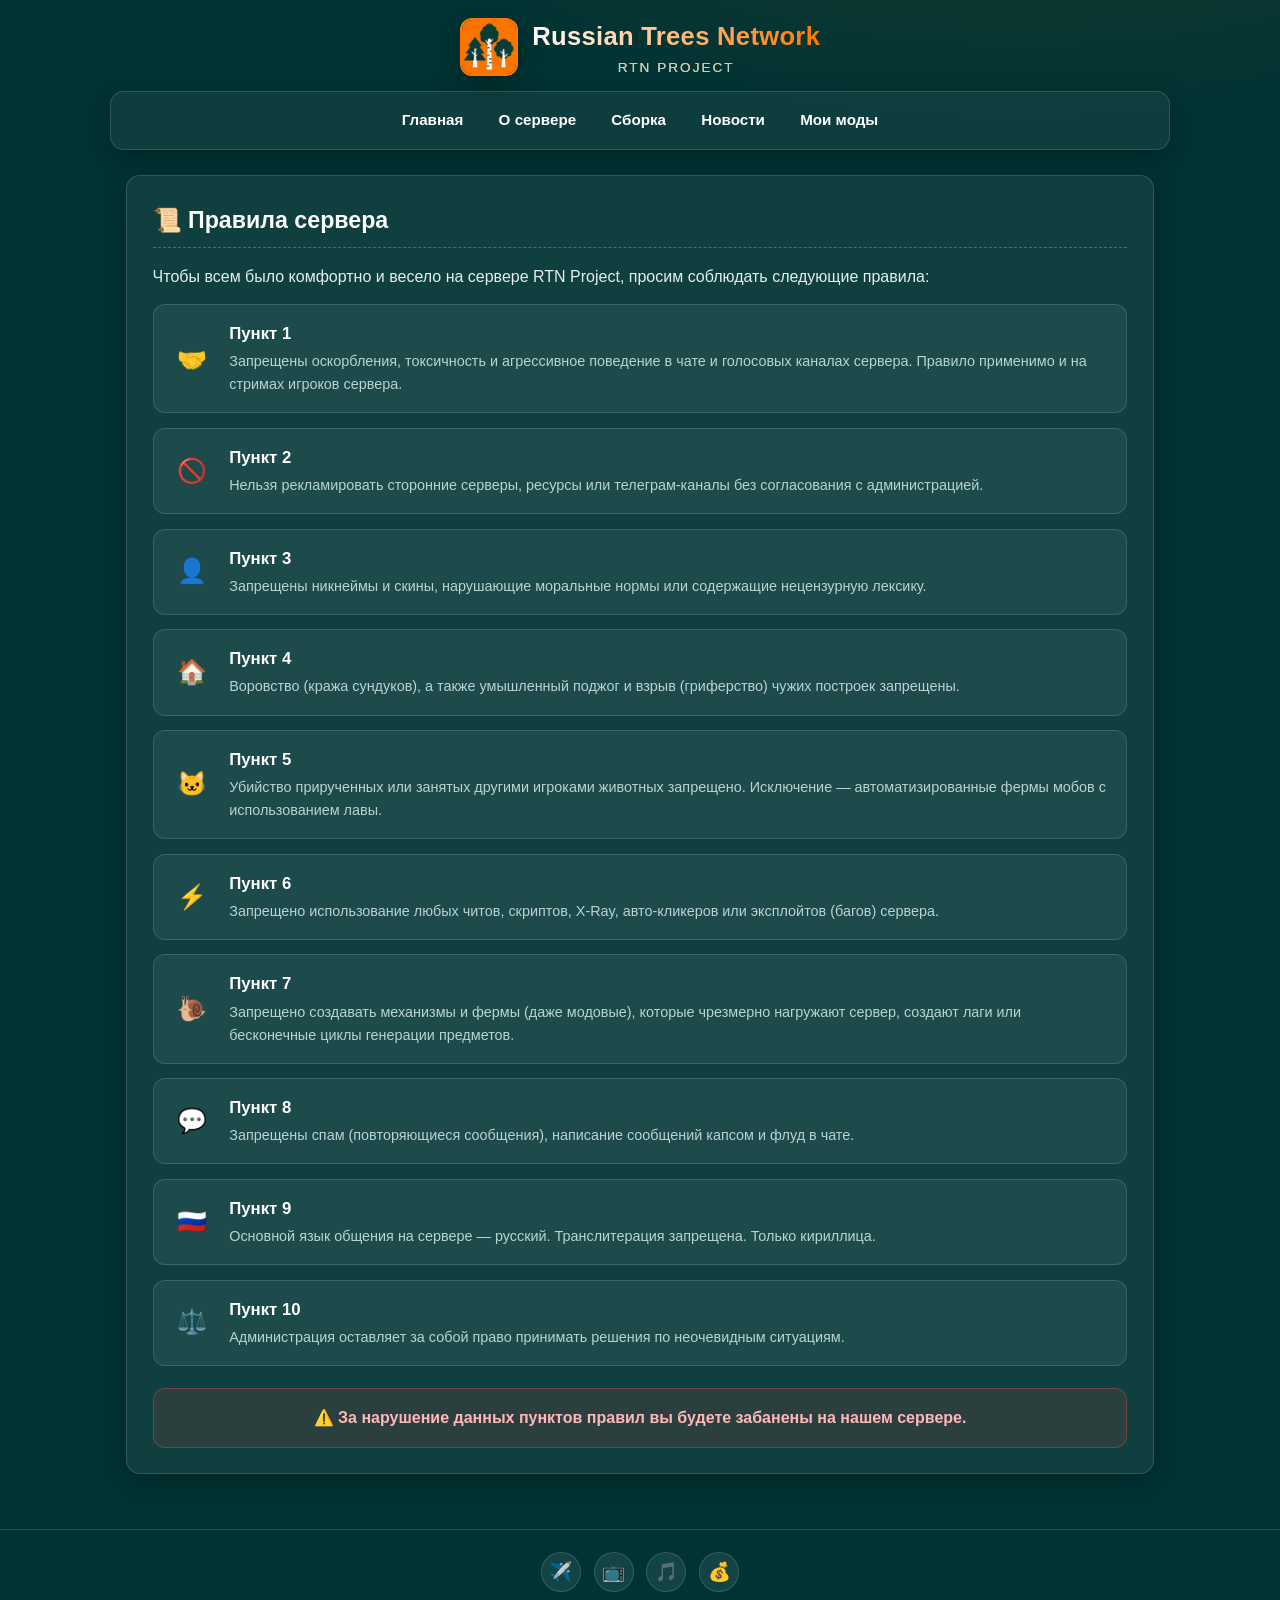
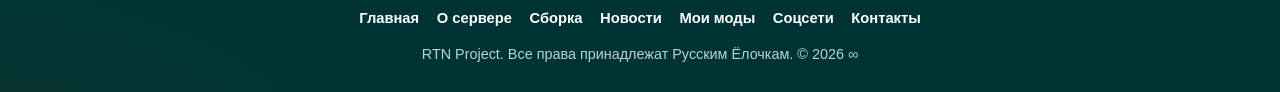
<file: rules.html>
<!DOCTYPE html>
<html lang="ru">
<head>
    <meta charset="UTF-8">
    <meta name="viewport" content="width=device-width, initial-scale=1.0">
    <title>Правила — RTN Project</title>
    <meta name="description" content="Правила сервера RTN Project: общение, гриферство, читы и другое. За нарушение — бан.">
    <meta property="og:type" content="website">
    <meta property="og:site_name" content="RTN Project">
    <meta property="og:title" content="Правила — RTN Project">
    <meta property="og:url" content="https://rtn.garden/rules.html">
    <meta property="og:image" content="https://rtn.garden/img/og-banner.png">
    <meta name="twitter:card" content="summary_large_image">
    <link rel="icon" type="image/svg+xml" href="img/favicon.svg">
    <link rel="stylesheet" href="css/style.css">
</head>
<body>
    <header class="site-header">
        <div class="header-inner">
            <div class="logo-row">
                <img src="img/logo.png" alt="RTN Logo">
                <div class="site-title">Russian Trees Network
                    <span>RTN Project</span>
                </div>
            </div>
        </div>

        <nav class="main-nav" aria-label="Основная навигация">
            <button class="nav-toggle" aria-expanded="false" aria-controls="nav-list" type="button">
                <span class="burger" aria-hidden="true"></span>
                <span class="nav-toggle-label">Меню</span>
            </button>
            <ul id="nav-list">
                <li><a href="index.html">Главная</a></li>
                <li><a href="about.html">О сервере</a></li>
                <li><a href="builds.html">Сборка</a></li>
                <li><a href="news.html">Новости</a></li>
                <li><a href="works.html">Мои моды</a></li>
            </ul>
        </nav>
    </header>

    <main>
        <section class="card">
            <h1>📜 Правила сервера</h1>
            <p>Чтобы всем было комфортно и весело на сервере RTN Project, просим соблюдать следующие правила:</p>

            <div class="link-stack">
                <div class="link-row" style="cursor:default">
                    <span class="link-icon">🤝</span>
                    <div><div class="link-title">Пункт 1</div>
                    <div class="link-desc">Запрещены оскорбления, токсичность и агрессивное поведение в чате и голосовых каналах сервера. Правило применимо и на стримах игроков сервера.</div></div>
                </div>
                <div class="link-row" style="cursor:default">
                    <span class="link-icon">🚫</span>
                    <div><div class="link-title">Пункт 2</div>
                    <div class="link-desc">Нельзя рекламировать сторонние серверы, ресурсы или телеграм-каналы без согласования с администрацией.</div></div>
                </div>
                <div class="link-row" style="cursor:default">
                    <span class="link-icon">👤</span>
                    <div><div class="link-title">Пункт 3</div>
                    <div class="link-desc">Запрещены никнеймы и скины, нарушающие моральные нормы или содержащие нецензурную лексику.</div></div>
                </div>
                <div class="link-row" style="cursor:default">
                    <span class="link-icon">🏠</span>
                    <div><div class="link-title">Пункт 4</div>
                    <div class="link-desc">Воровство (кража сундуков), а также умышленный поджог и взрыв (гриферство) чужих построек запрещены.</div></div>
                </div>
                <div class="link-row" style="cursor:default">
                    <span class="link-icon">🐱</span>
                    <div><div class="link-title">Пункт 5</div>
                    <div class="link-desc">Убийство прирученных или занятых другими игроками животных запрещено. Исключение — автоматизированные фермы мобов с использованием лавы.</div></div>
                </div>
                <div class="link-row" style="cursor:default">
                    <span class="link-icon">⚡</span>
                    <div><div class="link-title">Пункт 6</div>
                    <div class="link-desc">Запрещено использование любых читов, скриптов, X-Ray, авто-кликеров или эксплойтов (багов) сервера.</div></div>
                </div>
                <div class="link-row" style="cursor:default">
                    <span class="link-icon">🐌</span>
                    <div><div class="link-title">Пункт 7</div>
                    <div class="link-desc">Запрещено создавать механизмы и фермы (даже модовые), которые чрезмерно нагружают сервер, создают лаги или бесконечные циклы генерации предметов.</div></div>
                </div>
                <div class="link-row" style="cursor:default">
                    <span class="link-icon">💬</span>
                    <div><div class="link-title">Пункт 8</div>
                    <div class="link-desc">Запрещены спам (повторяющиеся сообщения), написание сообщений капсом и флуд в чате.</div></div>
                </div>
                <div class="link-row" style="cursor:default">
                    <span class="link-icon">🇷🇺</span>
                    <div><div class="link-title">Пункт 9</div>
                    <div class="link-desc">Основной язык общения на сервере — русский. Транслитерация запрещена. Только кириллица.</div></div>
                </div>
                <div class="link-row" style="cursor:default">
                    <span class="link-icon">⚖️</span>
                    <div><div class="link-title">Пункт 10</div>
                    <div class="link-desc">Администрация оставляет за собой право принимать решения по неочевидным ситуациям.</div></div>
                </div>
            </div>

            <div class="warning-note">⚠️ За нарушение данных пунктов правил вы будете забанены на нашем сервере.</div>
        </section>
    </main>

    <footer class="site-footer">
        <div class="footer-social">
            <a href="https://t.me/rtnproject" target="_blank" rel="noopener" title="Telegram">✈️</a>
            <a href="https://twitch.tv/russkie_eli" target="_blank" rel="noopener" title="Twitch">📺</a>
            <a href="https://www.tiktok.com/@rtn_streams" target="_blank" rel="noopener" title="TikTok">🎵</a>
            <a href="https://dalink.to/russkie_eli" target="_blank" rel="noopener" title="DonationAlerts">💰</a>
        </div>
        <div class="footer-links">
            <a href="index.html">Главная</a>
            <a href="about.html">О сервере</a>
            <a href="builds.html">Сборка</a>
            <a href="news.html">Новости</a>
            <a href="works.html">Мои моды</a>
            <a href="social.html">Соцсети</a>
            <a href="contacts.html">Контакты</a>
        </div>
        <p>RTN Project. Все права принадлежат Русским Ёлочкам. © <span data-year>2026</span> ∞</p>
    </footer>

    <script src="js/main.js"></script>
    <script defer src="https://cloud.umami.is/script.js" data-website-id="0dc1c034-5053-47c0-b5b5-6dc8137024ca"></script>
</body>
</html>
</file>
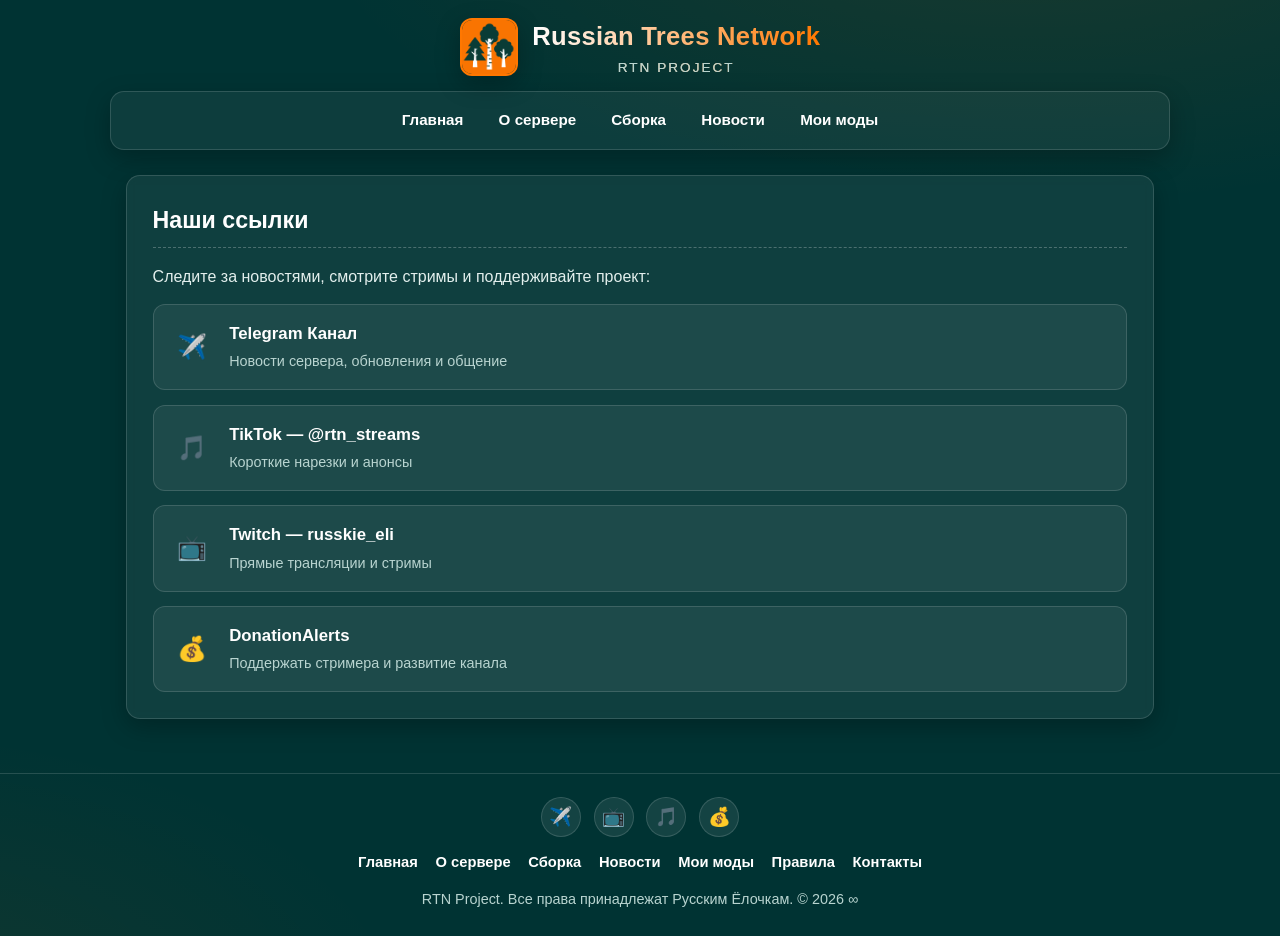
<file: social.html>
<!DOCTYPE html>
<html lang="ru">
<head>
    <meta charset="UTF-8">
    <meta name="viewport" content="width=device-width, initial-scale=1.0">
    <title>Соцсети — RTN Project</title>
    <meta name="description" content="Соцсети RTN Project: Telegram, TikTok, Twitch, DonationAlerts. Следи за новостями и поддержи проект.">
    <meta property="og:type" content="website">
    <meta property="og:site_name" content="RTN Project">
    <meta property="og:title" content="Соцсети — RTN Project">
    <meta property="og:url" content="https://rtn.garden/social.html">
    <meta property="og:image" content="https://rtn.garden/img/og-banner.png">
    <meta name="twitter:card" content="summary_large_image">
    <link rel="icon" type="image/svg+xml" href="img/favicon.svg">
    <link rel="stylesheet" href="css/style.css">
</head>
<body>
    <header class="site-header">
        <div class="header-inner">
            <div class="logo-row">
                <img src="img/logo.png" alt="RTN Logo">
                <div class="site-title">Russian Trees Network
                    <span>RTN Project</span>
                </div>
            </div>
        </div>

        <nav class="main-nav" aria-label="Основная навигация">
            <button class="nav-toggle" aria-expanded="false" aria-controls="nav-list" type="button">
                <span class="burger" aria-hidden="true"></span>
                <span class="nav-toggle-label">Меню</span>
            </button>
            <ul id="nav-list">
                <li><a href="index.html">Главная</a></li>
                <li><a href="about.html">О сервере</a></li>
                <li><a href="builds.html">Сборка</a></li>
                <li><a href="news.html">Новости</a></li>
                <li><a href="works.html">Мои моды</a></li>
            </ul>
        </nav>
    </header>

    <main>
        <section class="card">
            <h1>Наши ссылки</h1>
            <p>Следите за новостями, смотрите стримы и поддерживайте проект:</p>

            <div class="link-stack">
                <a href="https://t.me/rtnproject" target="_blank" rel="noopener" class="link-row">
                    <span class="link-icon">✈️</span>
                    <div>
                        <div class="link-title">Telegram Канал</div>
                        <div class="link-desc">Новости сервера, обновления и общение</div>
                    </div>
                </a>
                <a href="https://www.tiktok.com/@rtn_streams" target="_blank" rel="noopener" class="link-row">
                    <span class="link-icon">🎵</span>
                    <div>
                        <div class="link-title">TikTok — @rtn_streams</div>
                        <div class="link-desc">Короткие нарезки и анонсы</div>
                    </div>
                </a>
                <a href="https://twitch.tv/russkie_eli" target="_blank" rel="noopener" class="link-row">
                    <span class="link-icon">📺</span>
                    <div>
                        <div class="link-title">Twitch — russkie_eli</div>
                        <div class="link-desc">Прямые трансляции и стримы</div>
                    </div>
                </a>
                <a href="https://dalink.to/russkie_eli" target="_blank" rel="noopener" class="link-row">
                    <span class="link-icon">💰</span>
                    <div>
                        <div class="link-title">DonationAlerts</div>
                        <div class="link-desc">Поддержать стримера и развитие канала</div>
                    </div>
                </a>
            </div>
        </section>
    </main>

    <footer class="site-footer">
        <div class="footer-social">
            <a href="https://t.me/rtnproject" target="_blank" rel="noopener" title="Telegram">✈️</a>
            <a href="https://twitch.tv/russkie_eli" target="_blank" rel="noopener" title="Twitch">📺</a>
            <a href="https://www.tiktok.com/@rtn_streams" target="_blank" rel="noopener" title="TikTok">🎵</a>
            <a href="https://dalink.to/russkie_eli" target="_blank" rel="noopener" title="DonationAlerts">💰</a>
        </div>
        <div class="footer-links">
            <a href="index.html">Главная</a>
            <a href="about.html">О сервере</a>
            <a href="builds.html">Сборка</a>
            <a href="news.html">Новости</a>
            <a href="works.html">Мои моды</a>
            <a href="rules.html">Правила</a>
            <a href="contacts.html">Контакты</a>
        </div>
        <p>RTN Project. Все права принадлежат Русским Ёлочкам. © <span data-year>2026</span> ∞</p>
    </footer>

    <script src="js/main.js"></script>
    <script defer src="https://cloud.umami.is/script.js" data-website-id="0dc1c034-5053-47c0-b5b5-6dc8137024ca"></script>
</body>
</html>
</file>
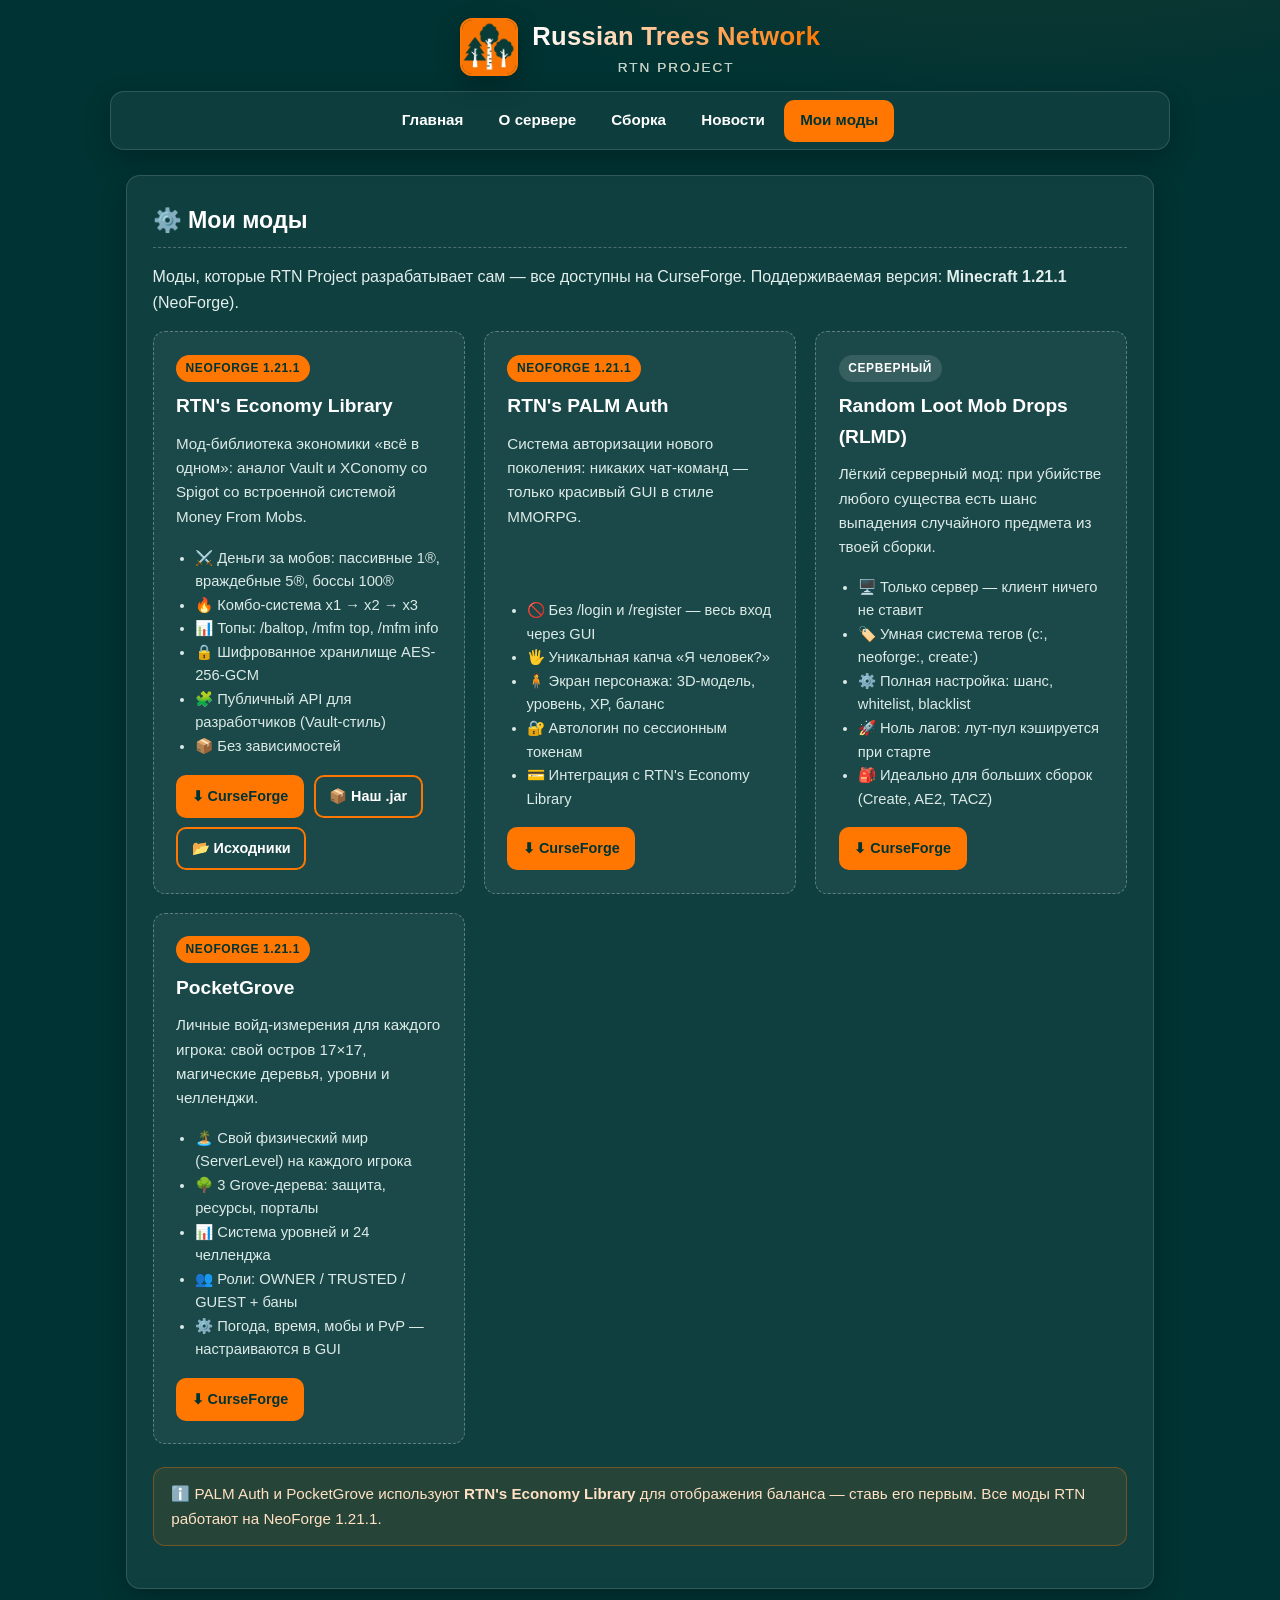
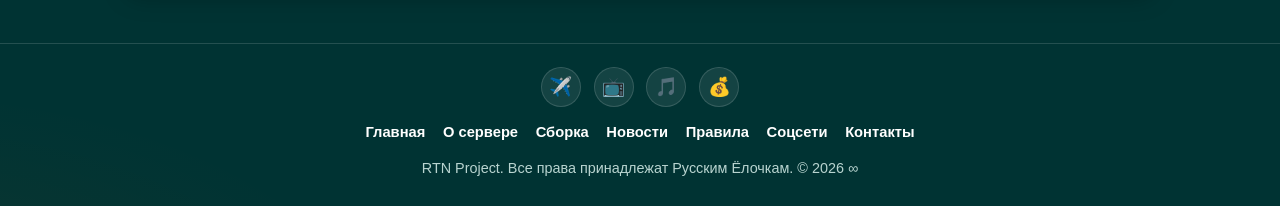
<file: works.html>
<!DOCTYPE html>
<html lang="ru">
<head>
    <meta charset="UTF-8">
    <meta name="viewport" content="width=device-width, initial-scale=1.0">
    <title>Мои моды — RTN Project</title>
    <meta name="description" content="Моды собственной разработки RTN Project для Minecraft NeoForge 1.21.1: Economy Library, PALM Auth, RLMD, PocketGrove. Скачать с CurseForge.">
    <meta property="og:type" content="website">
    <meta property="og:site_name" content="RTN Project">
    <meta property="og:title" content="Мои моды — RTN Project">
    <meta property="og:description" content="Моды собственной разработки RTN Project: экономика, авторизация, случайный лут и личные измерения. NeoForge 1.21.1.">
    <meta property="og:url" content="https://rtn.garden/works.html">
    <meta property="og:image" content="https://rtn.garden/img/og-banner.png">
    <meta name="twitter:card" content="summary_large_image">
    <link rel="icon" type="image/svg+xml" href="img/favicon.svg">
    <link rel="stylesheet" href="css/style.css">
</head>
<body>
    <header class="site-header">
        <div class="header-inner">
            <div class="logo-row">
                <img src="img/logo.png" alt="RTN Logo">
                <div class="site-title">Russian Trees Network
                    <span>RTN Project</span>
                </div>
            </div>
        </div>

        <nav class="main-nav" aria-label="Основная навигация">
            <button class="nav-toggle" aria-expanded="false" aria-controls="nav-list" type="button">
                <span class="burger" aria-hidden="true"></span>
                <span class="nav-toggle-label">Меню</span>
            </button>
            <ul id="nav-list">
                <li><a href="index.html">Главная</a></li>
                <li><a href="about.html">О сервере</a></li>
                <li><a href="builds.html">Сборка</a></li>
                <li><a href="news.html">Новости</a></li>
                <li><a href="works.html">Мои моды</a></li>
            </ul>
        </nav>
    </header>

    <main>
        <section class="card">
            <h1>⚙️ Мои моды</h1>
            <p>Моды, которые RTN Project разрабатывает сам — все доступны на CurseForge.
                Поддерживаемая версия: <strong>Minecraft 1.21.1</strong> (NeoForge).</p>

            <div class="builds-grid">
                <!-- RTN's Economy Library -->
                <div class="build-card">
                    <span class="badge">NeoForge 1.21.1</span>
                    <h3>RTN's Economy Library</h3>
                    <p>
                        Мод-библиотека экономики «всё в одном»: аналог Vault и XConomy со Spigot
                        со встроенной системой Money From Mobs.
                    </p>
                    <ul style="font-size:0.92rem;color:#dcebe8;margin-bottom:1rem;padding-left:1.2rem">
                        <li>⚔️ Деньги за мобов: пассивные 1®, враждебные 5®, боссы 100®</li>
                        <li>🔥 Комбо-система x1 → x2 → x3</li>
                        <li>📊 Топы: /baltop, /mfm top, /mfm info</li>
                        <li>🔒 Шифрованное хранилище AES-256-GCM</li>
                        <li>🧩 Публичный API для разработчиков (Vault-стиль)</li>
                        <li>📦 Без зависимостей</li>
                    </ul>
                    <div style="display:flex;gap:0.6rem;flex-wrap:wrap;margin-top:auto">
                        <a href="https://www.curseforge.com/minecraft/mc-mods/rtn-s-economy-library" target="_blank" rel="noopener" class="btn btn-sm">⬇ CurseForge</a>
                        <a href="downloads/rtnecolib-1.21.1-1.1.0.jar" class="btn btn-ghost btn-sm" download>📦 Наш .jar</a>
                        <a href="downloads/rtnecolib-1.21.1-1.1.0-sources.jar" class="btn btn-ghost btn-sm" download>📂 Исходники</a>
                    </div>
                </div>

                <!-- RTN's PALM Auth -->
                <div class="build-card">
                    <span class="badge">NeoForge 1.21.1</span>
                    <h3>RTN's PALM Auth</h3>
                    <p>
                        Система авторизации нового поколения: никаких чат-команд —
                        только красивый GUI в стиле MMORPG.
                    </p>
                    <ul style="font-size:0.92rem;color:#dcebe8;margin-bottom:1rem;padding-left:1.2rem">
                        <li>🚫 Без /login и /register — весь вход через GUI</li>
                        <li>🖐️ Уникальная капча «Я человек?»</li>
                        <li>🧍 Экран персонажа: 3D-модель, уровень, XP, баланс</li>
                        <li>🔐 Автологин по сессионным токенам</li>
                        <li>💳 Интеграция с RTN's Economy Library</li>
                    </ul>
                    <div style="display:flex;gap:0.6rem;flex-wrap:wrap;margin-top:auto">
                        <a href="https://www.curseforge.com/minecraft/mc-mods/rtn-s-palm-auth" target="_blank" rel="noopener" class="btn btn-sm">⬇ CurseForge</a>
                    </div>
                </div>

                <!-- RLMD -->
                <div class="build-card">
                    <span class="badge badge-soft">Серверный</span>
                    <h3>Random Loot Mob Drops (RLMD)</h3>
                    <p>
                        Лёгкий серверный мод: при убийстве любого существа есть шанс
                        выпадения случайного предмета из твоей сборки.
                    </p>
                    <ul style="font-size:0.92rem;color:#dcebe8;margin-bottom:1rem;padding-left:1.2rem">
                        <li>🖥️ Только сервер — клиент ничего не ставит</li>
                        <li>🏷️ Умная система тегов (c:, neoforge:, create:)</li>
                        <li>⚙️ Полная настройка: шанс, whitelist, blacklist</li>
                        <li>🚀 Ноль лагов: лут-пул кэшируется при старте</li>
                        <li>🎒 Идеально для больших сборок (Create, AE2, TACZ)</li>
                    </ul>
                    <div style="display:flex;gap:0.6rem;flex-wrap:wrap;margin-top:auto">
                        <a href="https://www.curseforge.com/minecraft/mc-mods/random-loot-mob-drops-rlmd" target="_blank" rel="noopener" class="btn btn-sm">⬇ CurseForge</a>
                    </div>
                </div>

                <!-- PocketGrove -->
                <div class="build-card">
                    <span class="badge">NeoForge 1.21.1</span>
                    <h3>PocketGrove</h3>
                    <p>
                        Личные войд-измерения для каждого игрока: свой остров 17×17,
                        магические деревья, уровни и челленджи.
                    </p>
                    <ul style="font-size:0.92rem;color:#dcebe8;margin-bottom:1rem;padding-left:1.2rem">
                        <li>🏝️ Свой физический мир (ServerLevel) на каждого игрока</li>
                        <li>🌳 3 Grove-дерева: защита, ресурсы, порталы</li>
                        <li>📊 Система уровней и 24 челленджа</li>
                        <li>👥 Роли: OWNER / TRUSTED / GUEST + баны</li>
                        <li>⚙️ Погода, время, мобы и PvP — настраиваются в GUI</li>
                    </ul>
                    <div style="display:flex;gap:0.6rem;flex-wrap:wrap;margin-top:auto">
                        <a href="https://www.curseforge.com/minecraft/mc-mods/pocketgrove" target="_blank" rel="noopener" class="btn btn-sm">⬇ CurseForge</a>
                    </div>
                </div>
            </div>

            <div class="note" style="margin-top:1.4rem">
                ℹ️ PALM Auth и PocketGrove используют <strong>RTN's Economy Library</strong> для
                отображения баланса — ставь его первым. Все моды RTN работают на NeoForge 1.21.1.
            </div>
        </section>
    </main>

    <footer class="site-footer">
        <div class="footer-social">
            <a href="https://t.me/rtnproject" target="_blank" rel="noopener" title="Telegram">✈️</a>
            <a href="https://twitch.tv/russkie_eli" target="_blank" rel="noopener" title="Twitch">📺</a>
            <a href="https://www.tiktok.com/@rtn_streams" target="_blank" rel="noopener" title="TikTok">🎵</a>
            <a href="https://dalink.to/russkie_eli" target="_blank" rel="noopener" title="DonationAlerts">💰</a>
        </div>
        <div class="footer-links">
            <a href="index.html">Главная</a>
            <a href="about.html">О сервере</a>
            <a href="builds.html">Сборка</a>
            <a href="news.html">Новости</a>
            <a href="rules.html">Правила</a>
            <a href="social.html">Соцсети</a>
            <a href="contacts.html">Контакты</a>
        </div>
        <p>RTN Project. Все права принадлежат Русским Ёлочкам. © <span data-year>2026</span> ∞</p>
    </footer>

    <script src="js/main.js"></script>
    <script defer src="https://cloud.umami.is/script.js" data-website-id="0dc1c034-5053-47c0-b5b5-6dc8137024ca"></script>
</body>
</html>
</file>
<file: css/style.css>
/* ============================================================
   RTN Project — общий стиль сайта
   Палитра: оранжевый #FF7700, глубокий зелёный #003333
   Адаптив: десктоп по умолчанию, планшеты ≤900px, телефоны ≤600px
   ============================================================ */

:root {
    --orange: #FF7700;
    --orange-dark: #E05F00;
    --deep: #003333;
    --deep-2: #00403f;
    --deep-3: #0a4a49;
    --text: #ffffff;
    --muted: #b8d4d0;
    --card-bg: rgba(255, 255, 255, 0.06);
    --card-border: rgba(255, 255, 255, 0.14);
    --radius: 14px;
    --shadow: 0 8px 24px rgba(0, 0, 0, 0.25);
    --font: 'Segoe UI', 'Manrope', Rubik, Roboto, 'Helvetica Neue', Arial, sans-serif;
}

* {
    margin: 0;
    padding: 0;
    box-sizing: border-box;
}

html {
    scroll-behavior: smooth;
}

body {
    font-family: var(--font);
    background:
        radial-gradient(1200px 500px at 80% -10%, rgba(255, 119, 0, 0.10), transparent 60%),
        radial-gradient(900px 500px at -10% 110%, rgba(255, 119, 0, 0.07), transparent 60%),
        var(--deep);
    color: var(--text);
    line-height: 1.6;
    min-height: 100vh;
    display: flex;
    flex-direction: column;
}

a {
    color: inherit;
}

/* ---------- Шапка ---------- */
.site-header {
    padding: 1rem 1rem 0;
}

.header-inner {
    max-width: 1060px;
    margin: 0 auto;
    text-align: center;
}

.logo-row {
    display: flex;
    align-items: center;
    justify-content: center;
    gap: 0.9rem;
    flex-wrap: wrap;
    margin-bottom: 0.6rem;
}

.logo-row img {
    height: 58px;
    width: auto;
    border-radius: 12px;
    border: 2px solid var(--orange);
    box-shadow: var(--shadow);
}

.site-title {
    font-size: 1.6rem;
    font-weight: 800;
    letter-spacing: 0.3px;
    background: linear-gradient(90deg, #ffffff, var(--orange));
    -webkit-background-clip: text;
    background-clip: text;
    -webkit-text-fill-color: transparent;
}

.site-title span {
    display: block;
    font-size: 0.85rem;
    font-weight: 500;
    letter-spacing: 2px;
    text-transform: uppercase;
    color: var(--muted);
    -webkit-text-fill-color: var(--muted);
}

/* ---------- Навигация ---------- */
.main-nav {
    max-width: 1060px;
    margin: 0.8rem auto 1.6rem;
    background: rgba(255, 255, 255, 0.05);
    border: 1px solid var(--card-border);
    border-radius: var(--radius);
    padding: 0.45rem;
    box-shadow: var(--shadow);
}

.nav-toggle {
    display: none;
}

.main-nav ul {
    list-style: none;
    display: flex;
    justify-content: center;
    gap: 0.2rem;
    flex-wrap: nowrap;
    overflow-x: auto;
    scrollbar-width: none;
    -webkit-overflow-scrolling: touch;
}

.main-nav ul::-webkit-scrollbar {
    display: none;
}

.main-nav a {
    display: inline-block;
    color: var(--text);
    text-decoration: none;
    font-weight: 600;
    font-size: 0.95rem;
    padding: 0.55rem 1rem;
    border-radius: 10px;
    white-space: nowrap;
    transition: background 0.2s ease, color 0.2s ease;
}

.main-nav a:hover,
.main-nav a[aria-current="page"] {
    background: var(--orange);
    color: var(--deep);
}

/* ---------- Основной контейнер ---------- */
main {
    flex: 1;
    width: 100%;
    max-width: 1060px;
    margin: 0 auto;
    padding: 0 1rem 2rem;
}

/* ---------- Карточки ---------- */
.card {
    background: var(--card-bg);
    border: 1px solid var(--card-border);
    border-radius: var(--radius);
    padding: 1.6rem;
    margin-bottom: 1.4rem;
    box-shadow: var(--shadow);
    backdrop-filter: blur(4px);
}

.card h1,
.card h2 {
    font-size: 1.45rem;
    margin-bottom: 1rem;
    color: var(--text);
    border-bottom: 1px dashed rgba(255, 255, 255, 0.25);
    padding-bottom: 0.5rem;
}

.card p {
    margin-bottom: 0.9rem;
    color: #e2efed;
}

.card p:last-child {
    margin-bottom: 0;
}

/* ---------- Кнопки ---------- */
.btn {
    display: inline-flex;
    align-items: center;
    justify-content: center;
    gap: 0.45rem;
    background: var(--orange);
    color: var(--deep);
    padding: 0.75rem 1.1rem;
    border-radius: 10px;
    text-decoration: none;
    font-weight: 700;
    font-size: 0.98rem;
    border: 2px solid transparent;
    transition: all 0.2s ease;
    cursor: pointer;
    text-align: center;
}

.btn:hover {
    background: var(--deep-3);
    color: var(--text);
    border-color: var(--orange);
    transform: translateY(-2px);
    box-shadow: 0 6px 14px rgba(255, 119, 0, 0.25);
}

.btn-ghost {
    background: transparent;
    color: var(--text);
    border-color: var(--orange);
}

.btn-ghost:hover {
    background: var(--orange);
    color: var(--deep);
}

.btn-sm {
    padding: 0.5rem 0.85rem;
    font-size: 0.9rem;
}

.btn-block {
    display: flex;
    width: 100%;
}

/* ---------- Сетки ---------- */
.grid-3 {
    display: grid;
    grid-template-columns: repeat(3, 1fr);
    gap: 1rem;
}

.grid-2 {
    display: grid;
    grid-template-columns: repeat(2, 1fr);
    gap: 1rem;
}

/* ---------- Hero (главная) ---------- */
.hero {
    text-align: center;
    padding: 2.2rem 1.6rem 1.8rem;
    background: linear-gradient(135deg, rgba(255, 119, 0, 0.16), rgba(255, 119, 0, 0.03) 55%, transparent);
    border: 1px solid var(--card-border);
    border-radius: var(--radius);
    margin-bottom: 1.4rem;
    box-shadow: var(--shadow);
}

.hero h1 {
    font-size: 2.3rem;
    font-weight: 800;
    margin-bottom: 0.6rem;
}

.hero .tagline {
    font-size: 1.1rem;
    color: var(--muted);
    max-width: 620px;
    margin: 0 auto 1.4rem;
}

.hero .arrow {
    display: block;
    font-size: 1.6rem;
    margin-top: 0.4rem;
}

.hero-actions {
    display: flex;
    justify-content: center;
    gap: 0.8rem;
    flex-wrap: wrap;
}

/* ---------- Статус сервера ---------- */
.server-status {
    display: flex;
    flex-wrap: wrap;
    align-items: center;
    gap: 1.2rem;
    padding: 1.2rem 1.4rem;
}

.status-left {
    flex: 1;
    min-width: 230px;
}

.status-line {
    display: flex;
    align-items: center;
    gap: 0.6rem;
    font-size: 1.05rem;
    margin-bottom: 0.4rem;
}

.dot {
    width: 13px;
    height: 13px;
    border-radius: 50%;
    background: #888;
    flex-shrink: 0;
    box-shadow: 0 0 0 3px rgba(255, 255, 255, 0.08);
}

.dot.online {
    background: #35d07f;
    animation: pulse 2s infinite;
}

.dot.offline {
    background: #ff5d5d;
}

@keyframes pulse {
    0% { box-shadow: 0 0 0 0 rgba(53, 208, 127, 0.5); }
    70% { box-shadow: 0 0 0 9px rgba(53, 208, 127, 0); }
    100% { box-shadow: 0 0 0 0 rgba(53, 208, 127, 0); }
}

.status-ip {
    font-size: 1.5rem;
    font-weight: 800;
    color: var(--orange);
    letter-spacing: 0.5px;
    word-break: break-all;
}

.status-meta {
    color: var(--muted);
    font-size: 0.92rem;
}

.status-actions {
    display: flex;
    gap: 0.6rem;
    flex-wrap: wrap;
}

.status-note {
    width: 100%;
    color: var(--muted);
    font-size: 0.85rem;
    opacity: 0.85;
}

/* ---------- Новости ---------- */
.news-list {
    display: flex;
    flex-direction: column;
    gap: 1rem;
}

.news-item {
    padding: 1.2rem 1.3rem;
    background: rgba(255, 255, 255, 0.05);
    border: 1px solid var(--card-border);
    border-radius: 12px;
    transition: transform 0.2s ease, border-color 0.2s ease;
}

.news-item:hover {
    transform: translateX(5px);
    border-color: var(--orange);
}

.news-item h3 {
    font-size: 1.15rem;
    margin-bottom: 0.35rem;
}

.news-item .news-date {
    display: inline-block;
    font-size: 0.82rem;
    color: var(--orange);
    font-weight: 700;
    text-transform: uppercase;
    letter-spacing: 1px;
    margin-bottom: 0.5rem;
}

.news-item p {
    margin: 0;
    color: #dcebe8;
    font-size: 0.97rem;
}

.news-more {
    margin-top: 1.2rem;
    text-align: center;
}

/* ---------- Список деревьев (состав) ---------- */
.tree-list {
    list-style: none;
    display: grid;
    grid-template-columns: repeat(3, 1fr);
    gap: 0.8rem 1.5rem;
}

.tree-item {
    display: flex;
    justify-content: space-between;
    align-items: center;
    gap: 0.6rem;
    padding: 0.7rem 0.9rem;
    background: rgba(255, 255, 255, 0.05);
    border-radius: 10px;
    border: 1px solid var(--card-border);
}

.tree-name {
    font-weight: 700;
}

.tree-member {
    color: var(--muted);
    font-size: 0.95rem;
    white-space: nowrap;
}

/* ---------- Плашки-ссылки (соцсети / контакты / правила) ---------- */
.link-stack {
    display: flex;
    flex-direction: column;
    gap: 0.9rem;
}

.link-row {
    display: flex;
    align-items: center;
    gap: 1rem;
    padding: 1rem 1.1rem;
    background: rgba(255, 255, 255, 0.06);
    border: 1px solid var(--card-border);
    border-radius: 12px;
    text-decoration: none;
    color: var(--text);
    transition: all 0.2s ease;
}

a.link-row:hover {
    background: rgba(255, 119, 0, 0.12);
    border-color: var(--orange);
    transform: translateX(5px);
}

.link-icon {
    font-size: 1.5rem;
    width: 42px;
    text-align: center;
    flex-shrink: 0;
}

.link-title {
    font-weight: 700;
    font-size: 1.05rem;
    margin-bottom: 0.15rem;
}

.link-desc {
    font-size: 0.9rem;
    color: var(--muted);
}

/* ---------- IP-карточки ---------- */
.ip-list {
    display: flex;
    flex-direction: column;
    gap: 1rem;
    margin-bottom: 1.4rem;
}

.ip-card {
    background: rgba(255, 255, 255, 0.05);
    border: 1px solid var(--card-border);
    border-radius: 12px;
    padding: 1.1rem 1.3rem;
}

.ip-title {
    font-weight: 700;
    font-size: 1.05rem;
    display: block;
    margin-bottom: 0.4rem;
}

.ip-line {
    display: flex;
    align-items: center;
    gap: 0.8rem;
    flex-wrap: wrap;
}

.ip-address {
    font-size: 1.35rem;
    font-weight: 800;
    color: var(--orange);
    background: rgba(0, 0, 0, 0.25);
    padding: 0.25rem 0.6rem;
    border-radius: 8px;
    word-break: break-all;
    font-family: 'Segoe UI', monospace;
}

/* ---------- Сборки ---------- */
.builds-grid {
    display: grid;
    grid-template-columns: repeat(auto-fit, minmax(280px, 1fr));
    gap: 1.2rem;
    margin-top: 1rem;
}

.build-card {
    display: flex;
    flex-direction: column;
    background: rgba(255, 255, 255, 0.05);
    border: 1px dashed rgba(255, 255, 255, 0.3);
    border-radius: 12px;
    padding: 1.4rem;
    transition: transform 0.2s ease, border-color 0.2s ease, background 0.2s ease;
}

.build-card:hover {
    transform: translateY(-4px);
    border-color: var(--orange);
    background: rgba(255, 255, 255, 0.09);
}

.build-card h3 {
    font-size: 1.2rem;
    margin-bottom: 0.6rem;
}

.build-card p {
    flex: 1;
    font-size: 0.95rem;
    color: #dcebe8;
    margin-bottom: 1rem;
}

.badge {
    display: inline-block;
    font-size: 0.75rem;
    font-weight: 800;
    text-transform: uppercase;
    letter-spacing: 0.6px;
    padding: 0.25rem 0.6rem;
    border-radius: 999px;
    background: var(--orange);
    color: var(--deep);
    margin-bottom: 0.6rem;
    align-self: flex-start;
}

.badge-soft {
    background: rgba(255, 255, 255, 0.12);
    color: var(--text);
}

/* ---------- Шаги гайда ---------- */
.steps {
    counter-reset: step;
    display: flex;
    flex-direction: column;
    gap: 0.9rem;
    margin: 1rem 0;
}

.step {
    counter-increment: step;
    display: flex;
    gap: 1rem;
    align-items: flex-start;
    padding: 1rem 1.1rem;
    background: rgba(255, 255, 255, 0.05);
    border: 1px solid var(--card-border);
    border-radius: 12px;
}

.step::before {
    content: counter(step);
    flex-shrink: 0;
    width: 34px;
    height: 34px;
    border-radius: 50%;
    background: var(--orange);
    color: var(--deep);
    font-weight: 800;
    display: flex;
    align-items: center;
    justify-content: center;
    font-size: 1rem;
}

/* ---------- Предупреждение ---------- */
.warning-note {
    margin-top: 1.4rem;
    padding: 1rem;
    background: rgba(255, 70, 70, 0.12);
    border: 1px solid rgba(255, 80, 80, 0.35);
    border-radius: 12px;
    text-align: center;
    font-weight: 700;
    color: #ffb8b8;
}

.note {
    padding: 0.9rem 1.1rem;
    background: rgba(255, 119, 0, 0.10);
    border: 1px solid rgba(255, 119, 0, 0.35);
    border-radius: 12px;
    font-size: 0.95rem;
    color: #ffe1c4;
    margin: 1rem 0;
}

/* ---------- Код/JSON ---------- */
pre.code {
    background: rgba(0, 0, 0, 0.35);
    border: 1px solid var(--card-border);
    border-radius: 10px;
    padding: 1rem;
    overflow-x: auto;
    font-size: 0.85rem;
    line-height: 1.5;
    color: #d9f0ec;
    margin: 1rem 0;
}

details.schema {
    margin-top: 1rem;
    border: 1px dashed var(--card-border);
    border-radius: 10px;
    padding: 0.9rem 1.1rem;
    background: rgba(255, 255, 255, 0.03);
}

details.schema summary {
    cursor: pointer;
    font-weight: 700;
    color: var(--orange);
}

details.schema[open] summary {
    margin-bottom: 0.8rem;
}

/* ---------- Пустая заглушка (coming soon) ---------- */
.soon {
    text-align: center;
    padding: 2.5rem 1.5rem;
}

.soon .soon-icon {
    font-size: 3rem;
    margin-bottom: 0.8rem;
}

/* ---------- Футер ---------- */
.site-footer {
    border-top: 1px solid var(--card-border);
    padding: 1.4rem 1rem 1.6rem;
    text-align: center;
    font-size: 0.9rem;
    color: var(--muted);
}

.footer-links {
    display: flex;
    justify-content: center;
    gap: 1.1rem;
    flex-wrap: wrap;
    margin-bottom: 0.8rem;
}

.footer-links a {
    color: var(--text);
    text-decoration: none;
    font-weight: 600;
    font-size: 0.92rem;
}

.footer-links a:hover {
    color: var(--orange);
}

.footer-social {
    display: flex;
    justify-content: center;
    gap: 0.8rem;
    margin-bottom: 0.9rem;
}

.footer-social a {
    display: inline-flex;
    align-items: center;
    justify-content: center;
    width: 40px;
    height: 40px;
    border-radius: 50%;
    background: rgba(255, 255, 255, 0.08);
    border: 1px solid var(--card-border);
    font-size: 1.15rem;
    text-decoration: none;
    transition: all 0.2s ease;
}

.footer-social a:hover {
    background: var(--orange);
    color: var(--deep);
    transform: translateY(-2px);
}

/* ---------- Адаптив: планшеты ---------- */
@media (max-width: 900px) {
    .grid-3 {
        grid-template-columns: repeat(2, 1fr);
    }

    .tree-list {
        grid-template-columns: repeat(2, 1fr);
    }
}

/* ---------- Адаптив: телефоны ---------- */
@media (max-width: 600px) {
    body {
        padding: 0;
    }

    .site-header {
        padding: 0.8rem 0.6rem 0;
    }

    .logo-row img {
        height: 48px;
    }

    .site-title {
        font-size: 1.25rem;
    }

    .site-title span {
        font-size: 0.72rem;
        letter-spacing: 1.5px;
    }

    .main-nav {
        margin: 0.6rem auto 1rem;
        border-radius: 12px;
        padding: 0.4rem;
    }

    /* Бургер-меню на телефоне: вместо горизонтальной прокрутки */
    .nav-toggle {
        display: flex;
        align-items: center;
        justify-content: center;
        gap: 0.6rem;
        width: 100%;
        background: rgba(255, 255, 255, 0.07);
        border: 1px solid var(--card-border);
        border-radius: 10px;
        color: var(--text);
        font-family: var(--font);
        font-weight: 700;
        font-size: 1rem;
        padding: 0.75rem;
        cursor: pointer;
        -webkit-tap-highlight-color: transparent;
    }

    .burger {
        position: relative;
        width: 20px;
        height: 2px;
        background: var(--orange);
        border-radius: 2px;
        flex-shrink: 0;
    }

    .burger::before,
    .burger::after {
        content: '';
        position: absolute;
        left: 0;
        width: 20px;
        height: 2px;
        background: var(--orange);
        border-radius: 2px;
    }

    .burger::before {
        top: -6px;
    }

    .burger::after {
        top: 6px;
    }

    .main-nav.open .burger::before {
        top: 0;
        transform: rotate(45deg);
    }

    .main-nav.open .burger::after {
        top: 0;
        transform: rotate(-45deg);
    }

    .main-nav ul {
        display: none;
        flex-direction: column;
        gap: 0.3rem;
        margin-top: 0.4rem;
    }

    .main-nav.open ul {
        display: flex;
    }

    .main-nav a {
        display: block;
        width: 100%;
        text-align: center;
        padding: 0.7rem 0.75rem;
        font-size: 1rem;
    }

    .main-nav a:hover,
    .main-nav a[aria-current="page"] {
        background: var(--orange);
        color: var(--deep);
    }

    main {
        padding: 0 0.6rem 1.4rem;
    }

    .hero {
        padding: 1.6rem 1.1rem 1.4rem;
    }

    .hero h1 {
        font-size: 1.7rem;
    }

    .hero .tagline {
        font-size: 0.98rem;
    }

    .hero-actions .btn {
        width: 100%;
    }

    .card {
        padding: 1.1rem;
        border-radius: 12px;
    }

    .card h1,
    .card h2 {
        font-size: 1.25rem;
    }

    .grid-3,
    .grid-2,
    .tree-list {
        grid-template-columns: 1fr;
    }

    .status-ip {
        font-size: 1.25rem;
    }

    .status-actions {
        width: 100%;
    }

    .status-actions .btn {
        flex: 1;
    }

    .link-row {
        padding: 0.85rem 0.9rem;
    }

    .footer-links {
        gap: 0.7rem;
    }
}
</file>
